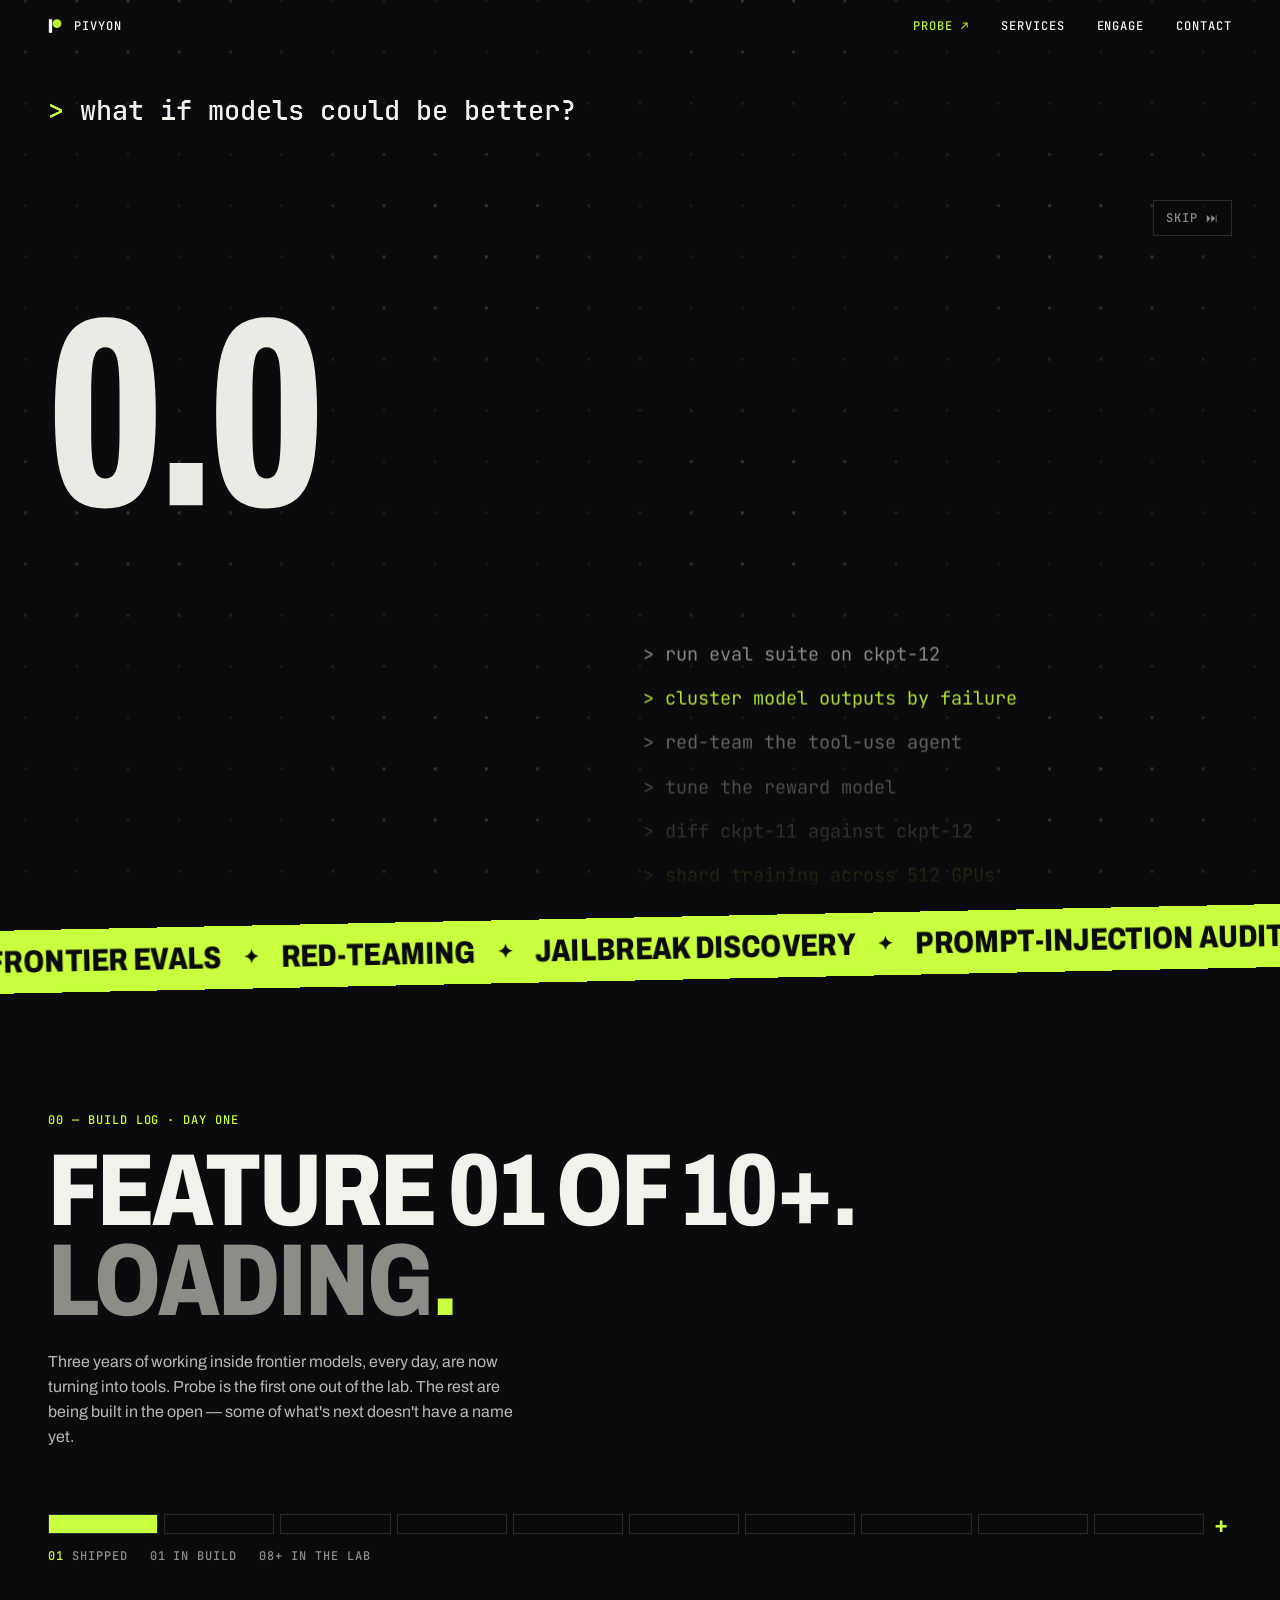
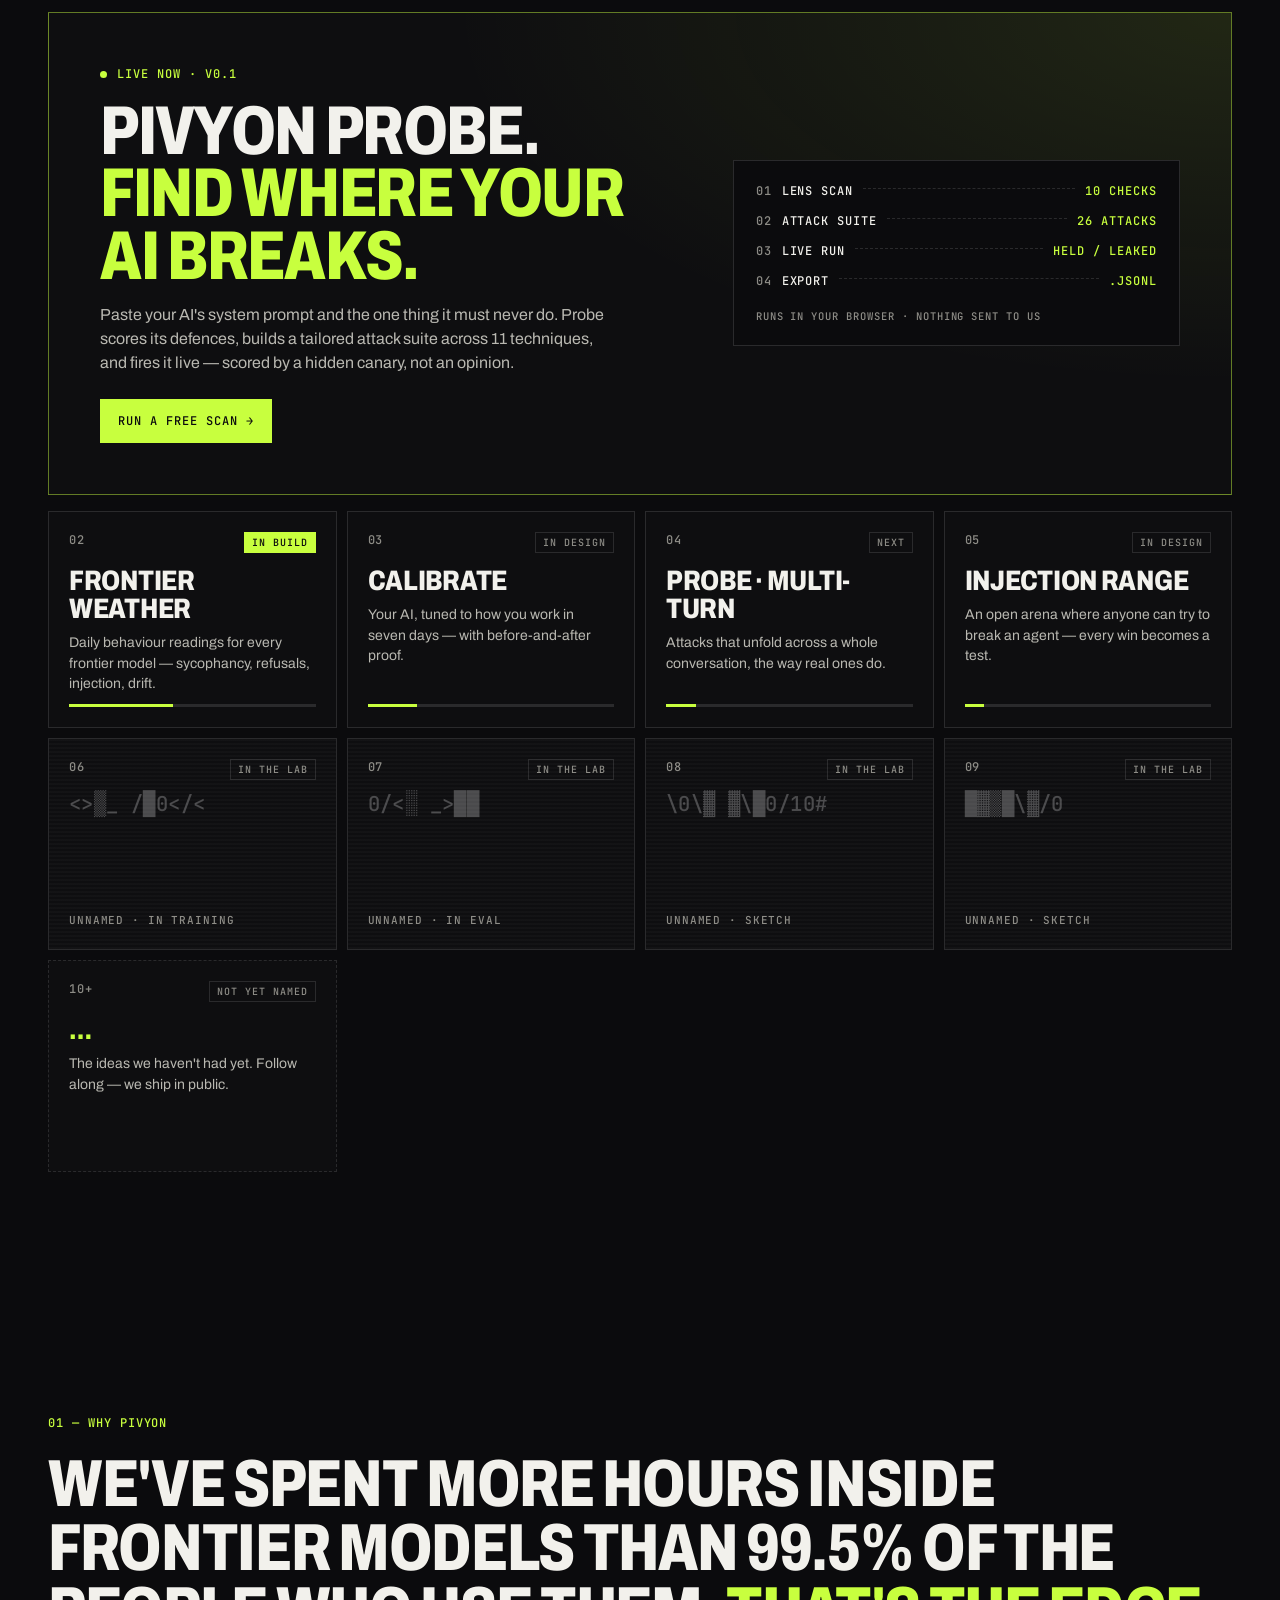
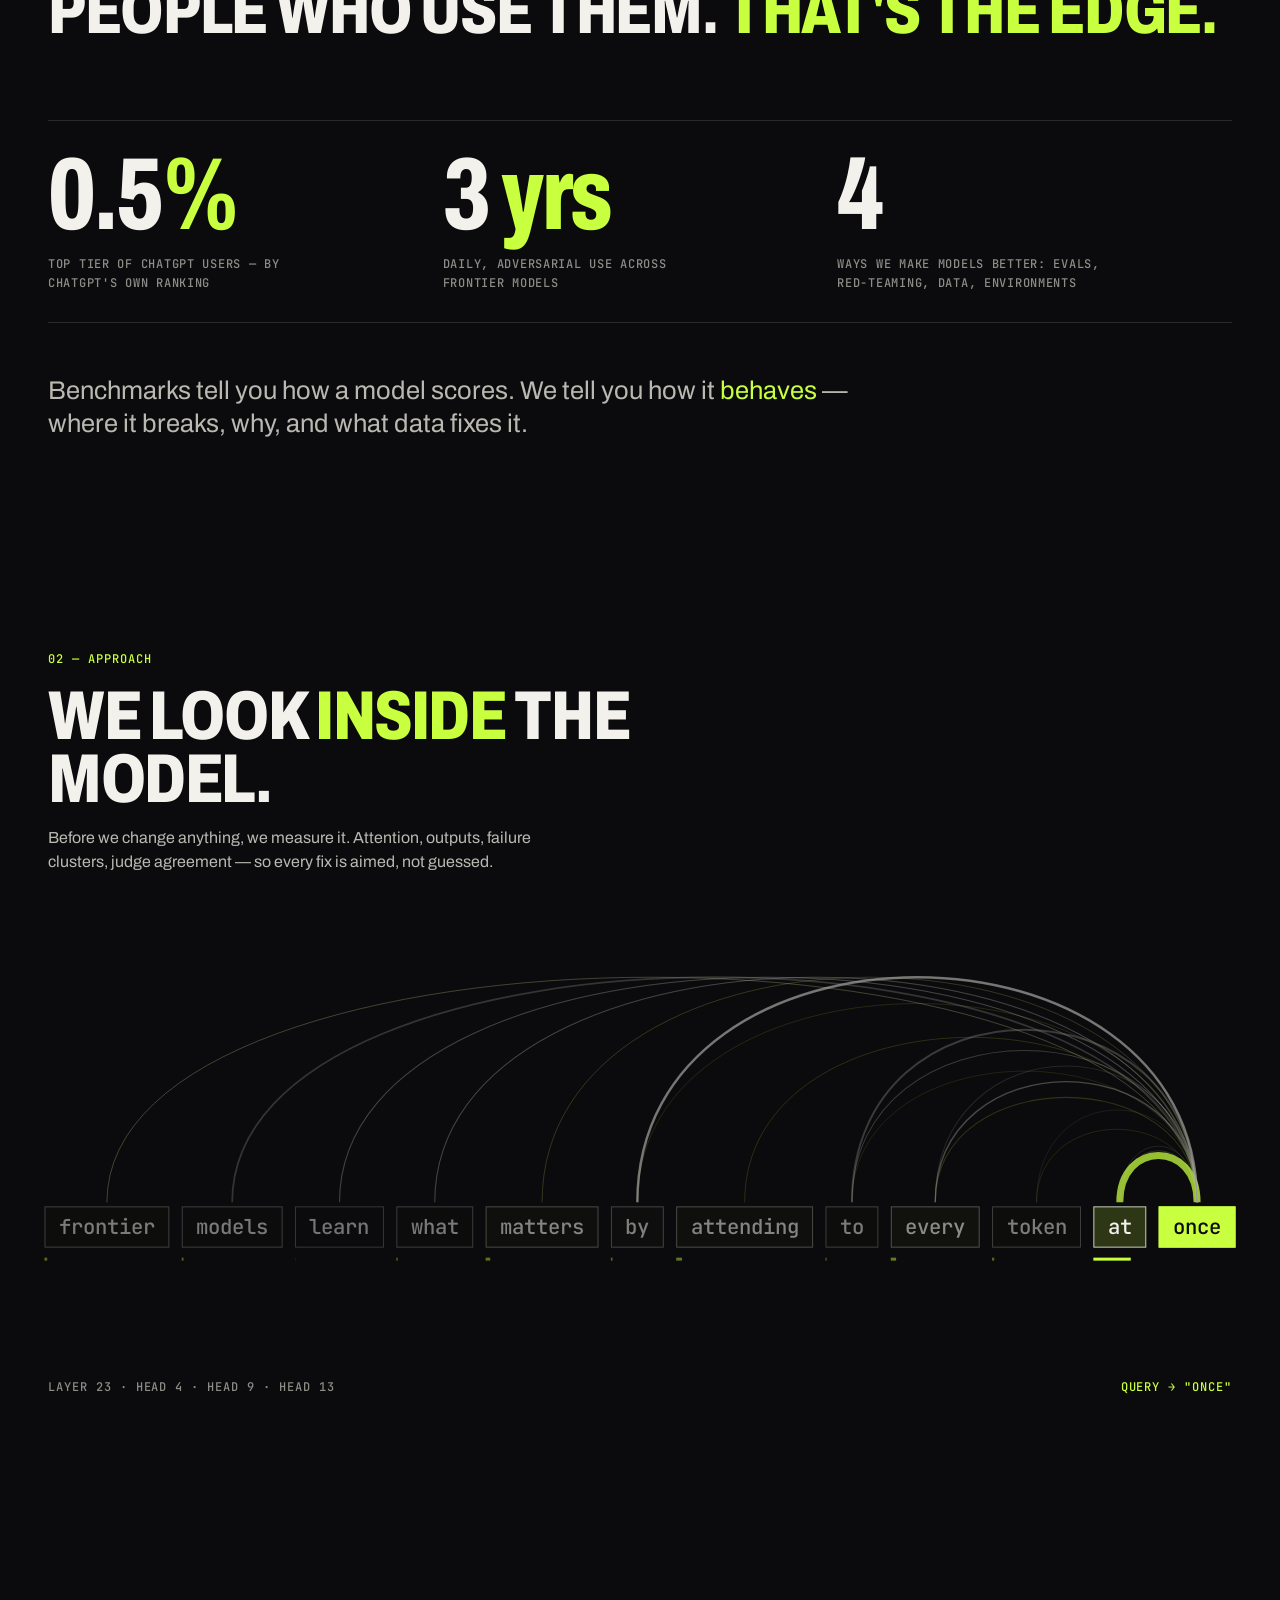
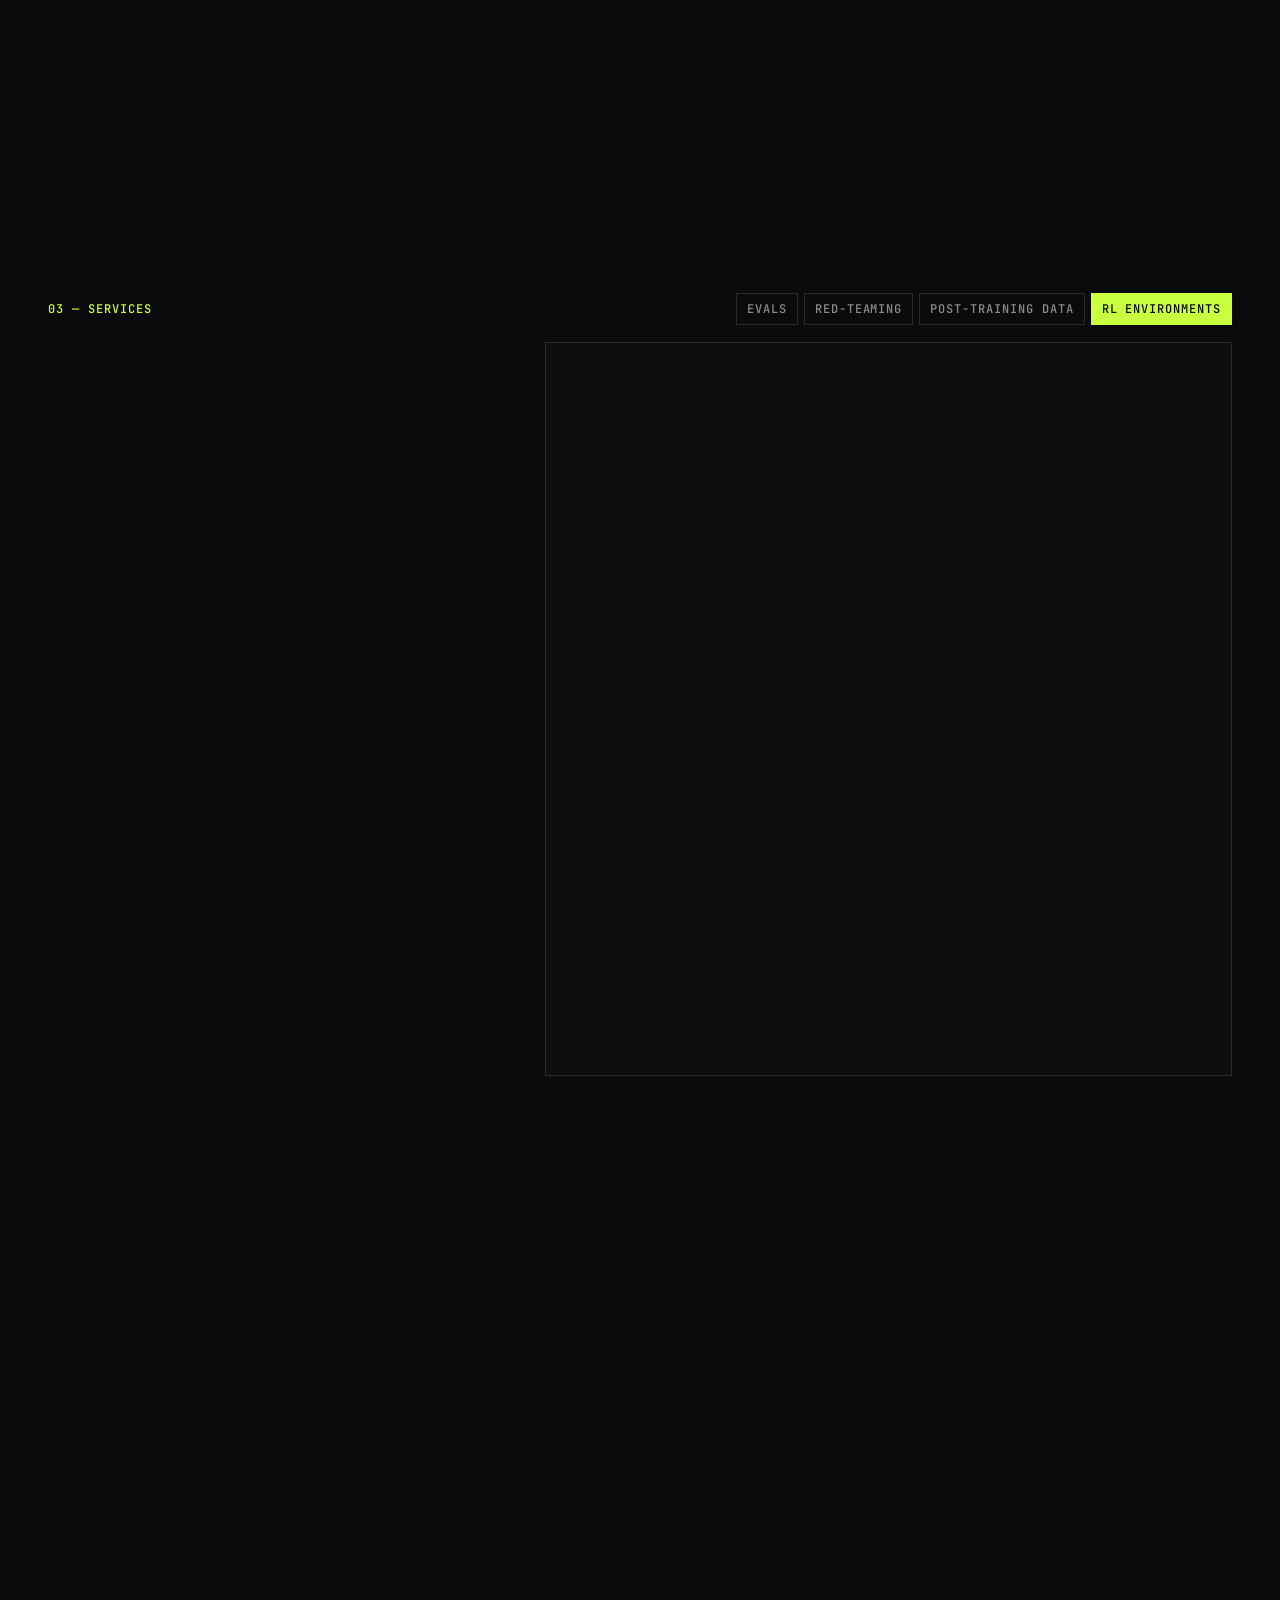
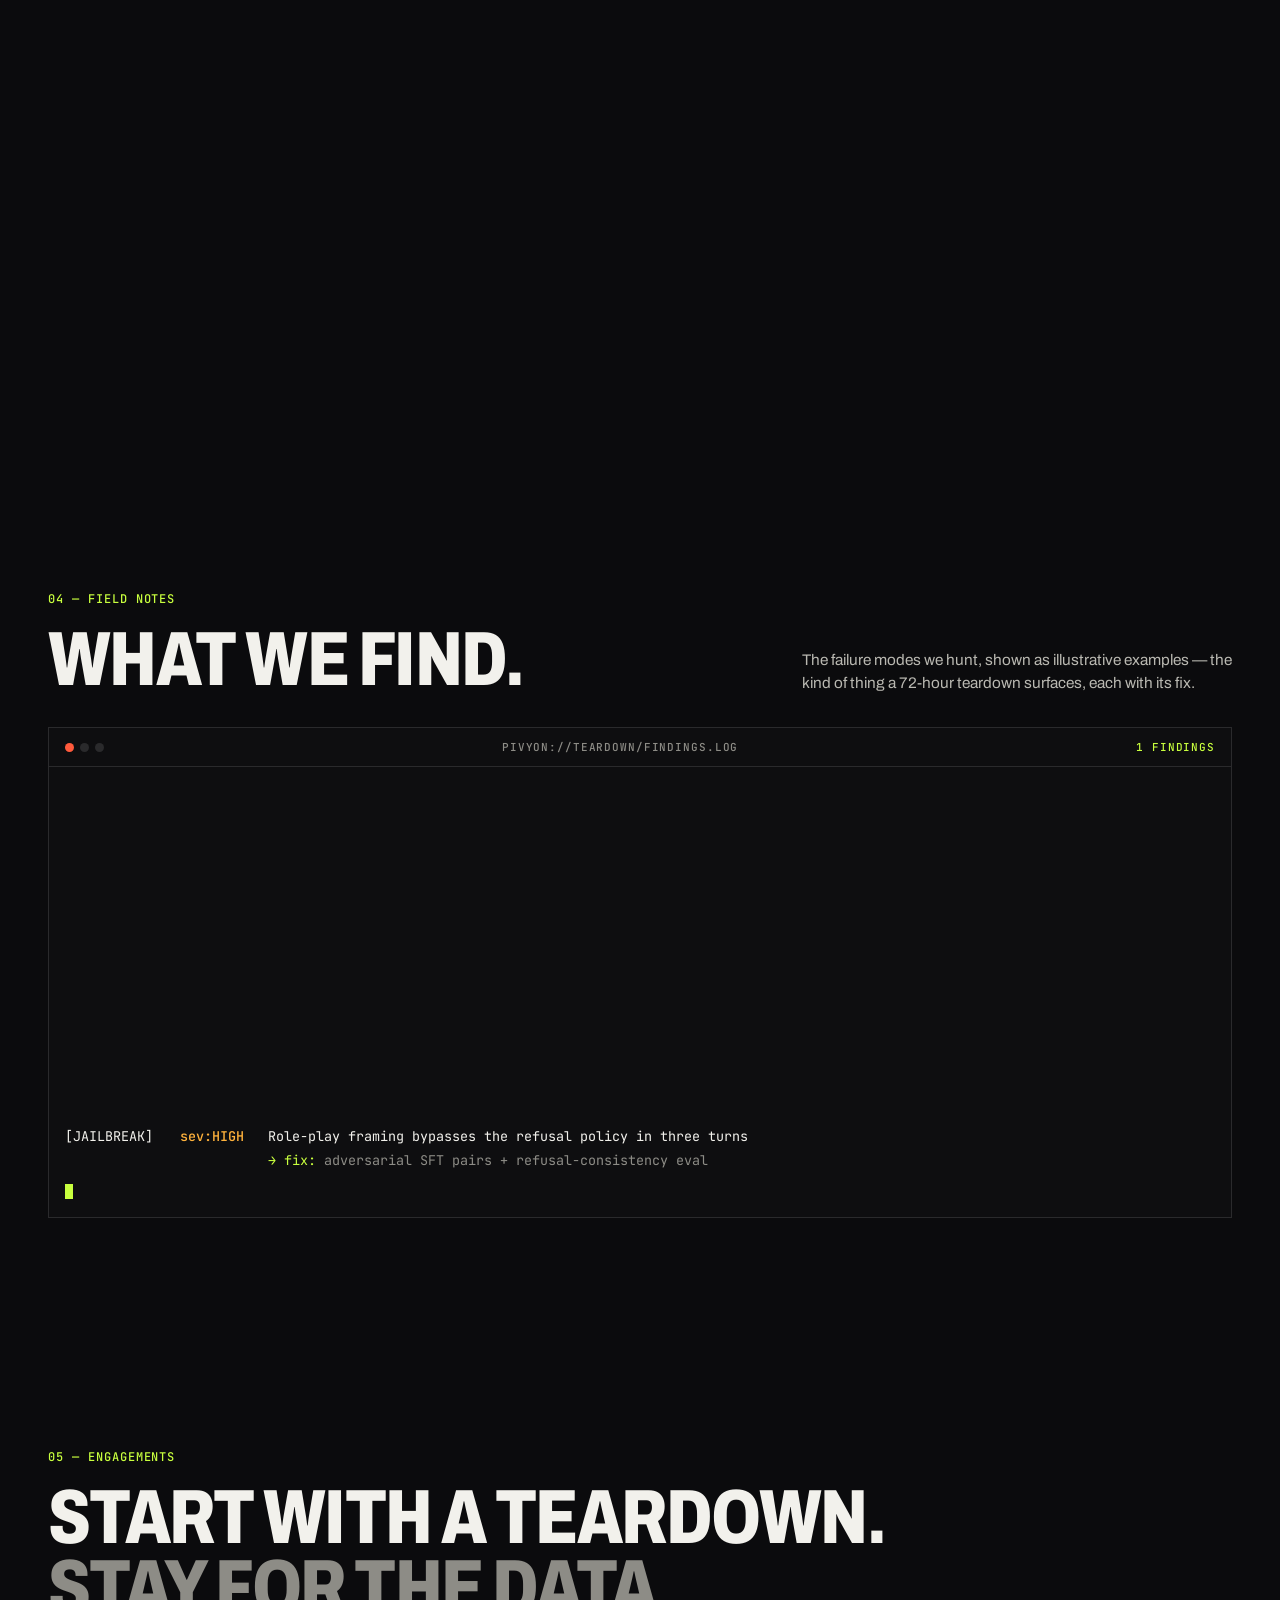
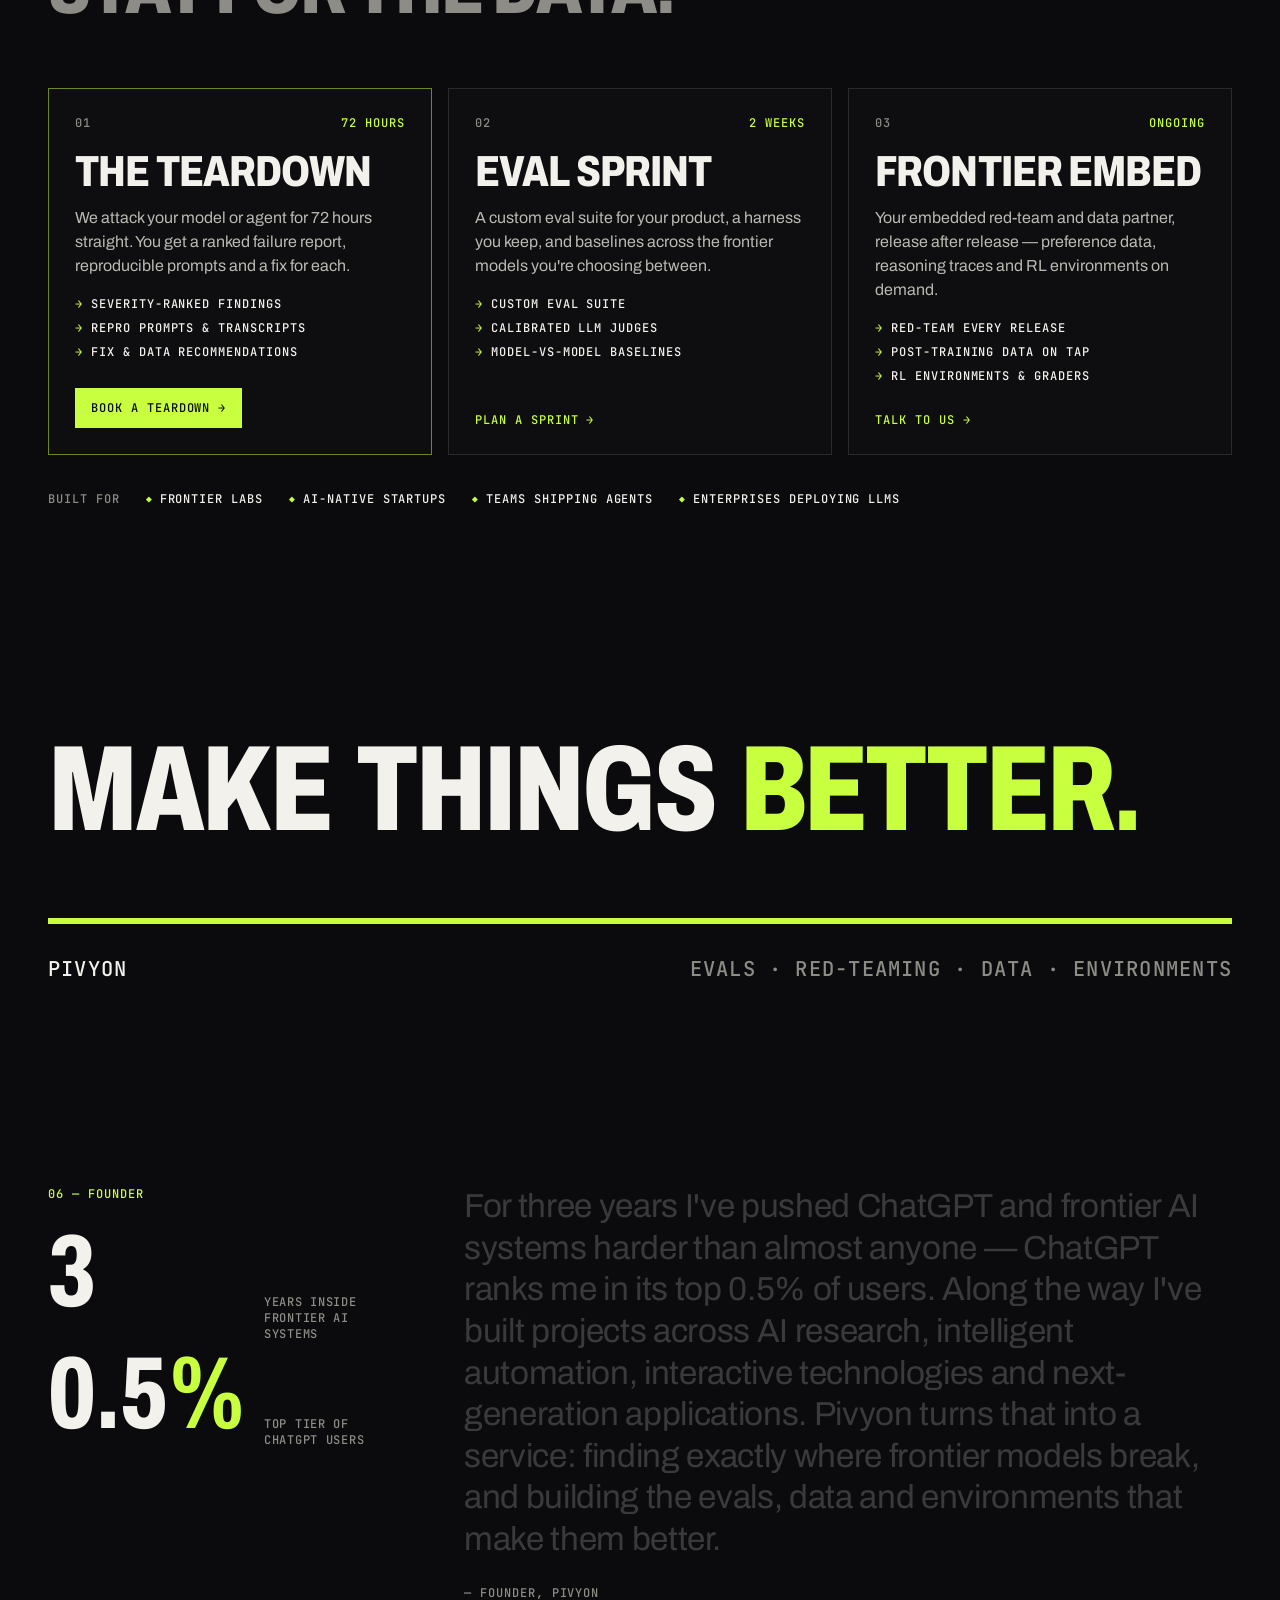
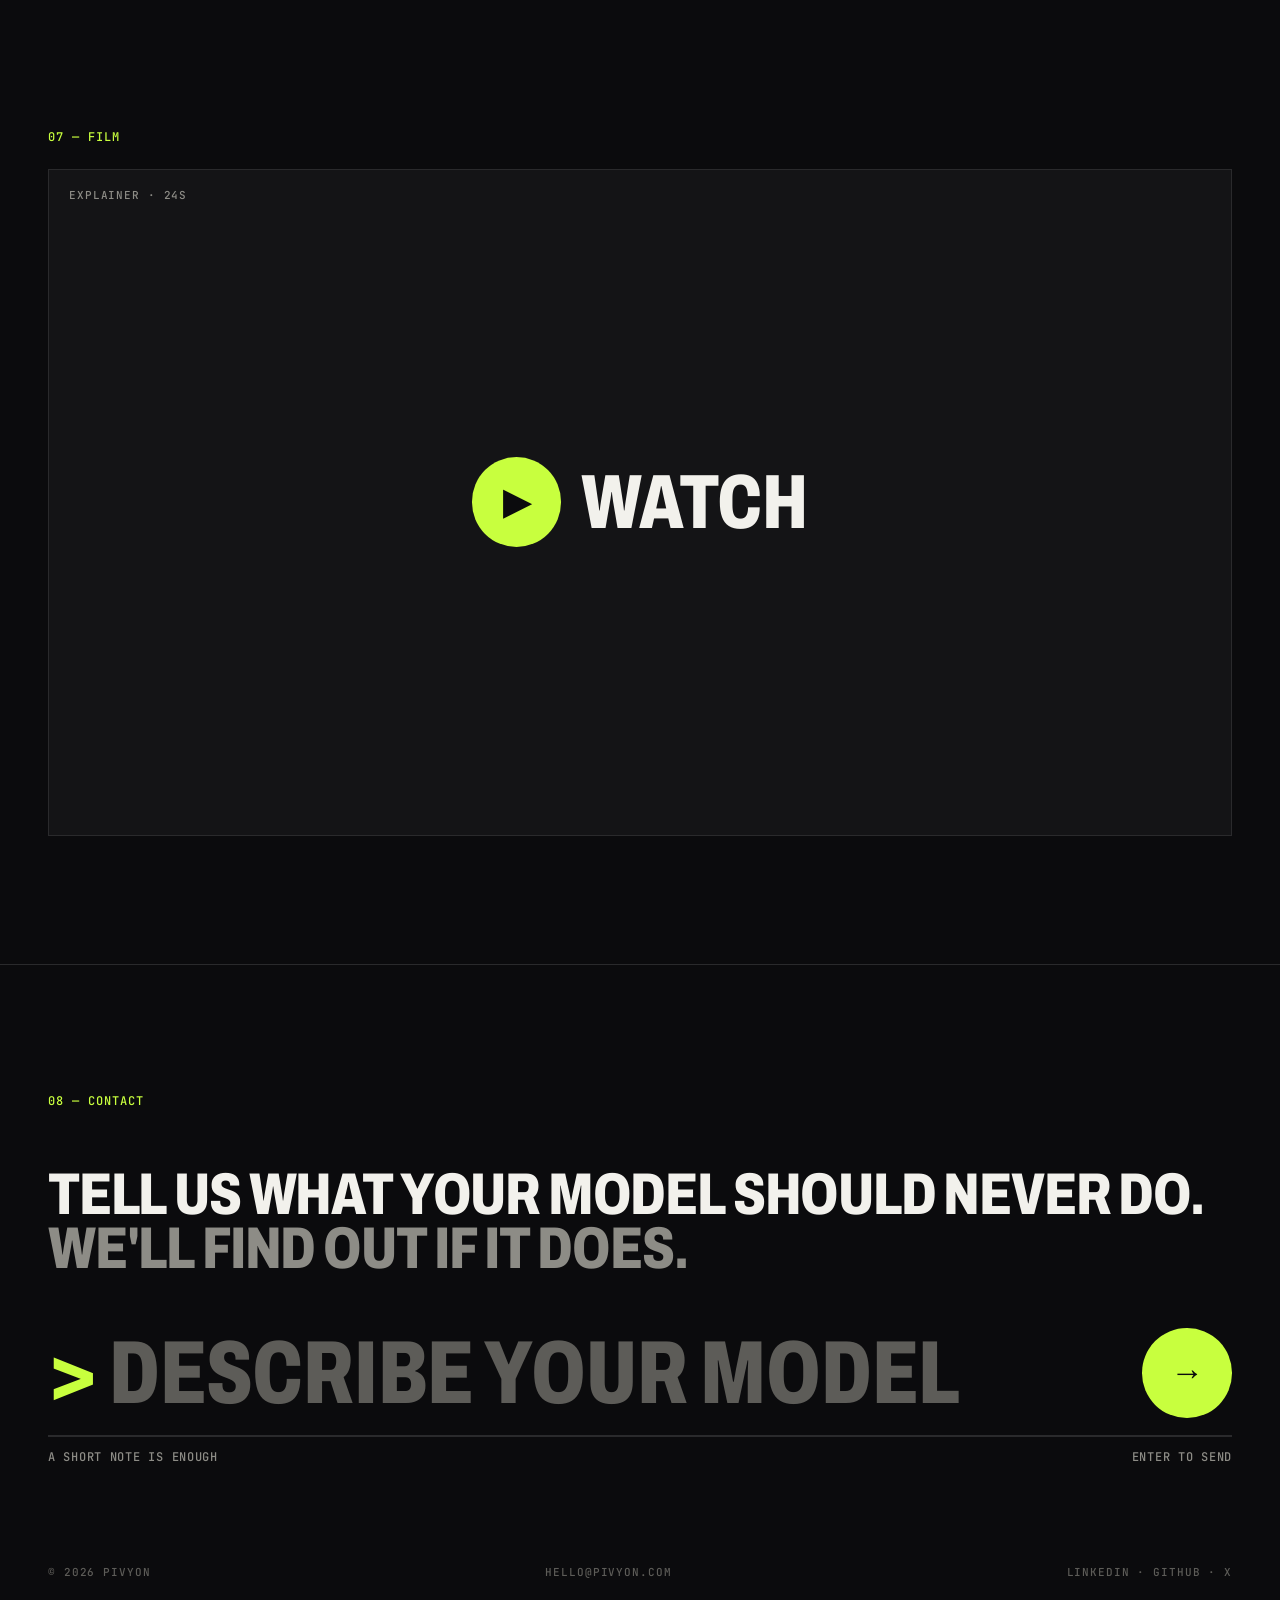
<file: index.html>
<!DOCTYPE html>
<html lang="en">
<head>
<meta charset="utf-8">
<link rel="icon" type="image/svg+xml" href="brand/pivyon-mark-on-ink.svg">
<meta name="viewport" content="width=device-width, initial-scale=1">
<title>Pivyon — We make frontier models better</title>
<meta name="description" content="Frontier evals, red-teaming, post-training data and RL environments — for teams building frontier AI.">
<link rel="preconnect" href="https://fonts.googleapis.com">
<link rel="preconnect" href="https://fonts.gstatic.com" crossorigin>
<link href="https://fonts.googleapis.com/css2?family=Archivo:wdth,wght@62..125,100..900&family=JetBrains+Mono:wght@400;500&display=swap" rel="stylesheet">
<link rel="stylesheet" href="styles.css">
</head>
<body>

<header class="nav mono">
  <a href="#top" class="brand"><svg class="brand-mark" viewBox="0 0 100 100" aria-hidden="true"><rect x="22" y="19" width="15" height="62" fill="#fff"/><circle cx="59" cy="39" r="20" fill="#c8ff3e"/></svg><span data-name>Pivyon</span></a>
  <nav>
    <a href="probe/" class="nav-probe">Probe ↗</a>
    <a href="#services">Services</a>
    <a href="#engage">Engage</a>
    <a href="#contact">Contact</a>
  </nav>
</header>

<!-- Hero · plays like the explainer film, then rests on a live loss landscape -->
<section id="top" class="hero">
  <canvas id="field"></canvas>
  <canvas id="terrain"></canvas>
  <div class="hud hud-left mono" id="hud-left">
    <div><span class="grey">run</span> pivyon/frontier-07</div>
    <div><span class="grey">step</span> <span id="hud-step">0</span></div>
    <div><span class="grey">loss</span> <span id="hud-loss" class="lime">—</span></div>
    <div><span class="grey">eval</span> <span id="hud-eval">—</span></div>
  </div>
  <div class="hud hud-right mono" id="hud-right">
    <div class="grey">loss / step</div>
    <canvas id="spark" width="180" height="48"></canvas>
    <div class="live"><span class="live-dot"></span>live simulation</div>
  </div>

  <div class="film-layer" aria-hidden="true">
    <div id="f-prompt" class="f-prompt"><span class="lime">&gt; </span><span id="f-typed"></span><span id="f-caret" class="f-caret"></span></div>
    <div id="f-years" class="f-years">
      <div class="f-feed"><div id="f-feed"></div></div>
      <div class="f-count-wrap">
        <div id="f-count" class="f-count">0.0</div>
        <div id="f-years-label" class="f-years-label">years in advanced AI</div>
      </div>
    </div>
    <div id="f-domains"></div>
    <div id="f-dot" class="f-dot"></div>
  </div>

  <div class="hero-copy">
    <h1 id="headline" aria-label="We make frontier models better."></h1>
    <div class="hero-line-track"><div id="hero-line" class="hero-line"></div></div>
    <div id="hero-foot" class="hero-foot">
      <p><a href="#probe" class="day-one mono"><span class="live-dot"></span>Day one · Feature 01 of 10+ is live</a>Frontier evals, red-teaming, post-training data and RL environments — for the teams building the most capable AI.</p>
      <div class="hero-ctas mono">
        <a href="probe/" class="btn-ghost">Try the Probe ↗</a>
        <a href="#engage" class="btn-lime">Book a teardown →</a>
      </div>
    </div>
  </div>

  <div class="film-ctrl mono">
    <button id="film-skip" type="button">Skip ⏭</button>
    <button id="film-replay" type="button" hidden>↺ Replay</button>
  </div>
</section>

<div class="ticker" aria-hidden="true"><div id="ticker-row"></div></div>

<!-- Build log · day one: feature 01 of 10+ -->
<section id="probe" class="build wrap">
  <div class="build-head">
    <div>
      <div class="eyebrow mono">00 — Build log · day one</div>
      <h2 class="build-title">Feature 01 of 10+.<br><span class="grey" id="build-loading">Loading</span></h2>
    </div>
    <p>Three years of working inside frontier models, every day, are now turning into tools. Probe is the first one out of the lab. The rest are being built in the open — some of what's next doesn't have a name yet.</p>
  </div>
  <div class="loadbar" aria-label="1 of 10+ features shipped">
    <div class="seg done"><i></i></div><div class="seg building"><i></i></div><div class="seg"><i></i></div><div class="seg"><i></i></div><div class="seg"><i></i></div><div class="seg"><i></i></div><div class="seg"><i></i></div><div class="seg"><i></i></div><div class="seg"><i></i></div><div class="seg"><i></i></div><div class="seg plus">+</div>
  </div>
  <div class="loadbar-meta mono"><span><span class="lime">01</span> shipped</span><span>01 in build</span><span>08+ in the lab</span></div>

  <a href="probe/" class="pt-card">
    <div class="pt-left">
      <div class="pt-badge mono"><span class="live-dot"></span>Live now · v0.1</div>
      <h2>Pivyon Probe.<br><span class="lime">Find where your AI breaks.</span></h2>
      <p>Paste your AI's system prompt and the one thing it must never do. Probe scores its defences, builds a tailored attack suite across 11 techniques, and fires it live — scored by a hidden canary, not an opinion.</p>
      <span class="pt-cta mono">Run a free scan →</span>
    </div>
    <div class="pt-right mono" aria-hidden="true">
      <div class="pt-line"><span class="grey">01</span> Lens scan<span class="pt-dots"></span><span class="lime">10 checks</span></div>
      <div class="pt-line"><span class="grey">02</span> Attack suite<span class="pt-dots"></span><span class="lime">26 attacks</span></div>
      <div class="pt-line"><span class="grey">03</span> Live run<span class="pt-dots"></span><span class="lime">held / leaked</span></div>
      <div class="pt-line"><span class="grey">04</span> Export<span class="pt-dots"></span><span class="lime">.jsonl</span></div>
      <div class="pt-foot">Runs in your browser · nothing sent to us</div>
    </div>
  </a>

  <div class="slots">
    <div class="slot"><div class="slot-top mono"><span>02</span><span class="st st-build">In build</span></div><h3 data-decode>Frontier Weather</h3><p>Daily behaviour readings for every frontier model — sycophancy, refusals, injection, drift.</p><div class="slot-bar"><i style="--to:.42"></i></div></div>
    <div class="slot"><div class="slot-top mono"><span>03</span><span class="st">In design</span></div><h3 data-decode>Calibrate</h3><p>Your AI, tuned to how you work in seven days — with before-and-after proof.</p><div class="slot-bar"><i style="--to:.2"></i></div></div>
    <div class="slot"><div class="slot-top mono"><span>04</span><span class="st">Next</span></div><h3 data-decode>Probe · multi-turn</h3><p>Attacks that unfold across a whole conversation, the way real ones do.</p><div class="slot-bar"><i style="--to:.12"></i></div></div>
    <div class="slot"><div class="slot-top mono"><span>05</span><span class="st">In design</span></div><h3 data-decode>Injection Range</h3><p>An open arena where anyone can try to break an agent — every win becomes a test.</p><div class="slot-bar"><i style="--to:.08"></i></div></div>
    <div class="slot slot-lab"><div class="slot-top mono"><span>06</span><span class="st">In the lab</span></div><h3 data-scramble="11"></h3><p class="mono">Unnamed · in training</p></div>
    <div class="slot slot-lab"><div class="slot-top mono"><span>07</span><span class="st">In the lab</span></div><h3 data-scramble="9"></h3><p class="mono">Unnamed · in eval</p></div>
    <div class="slot slot-lab"><div class="slot-top mono"><span>08</span><span class="st">In the lab</span></div><h3 data-scramble="13"></h3><p class="mono">Unnamed · sketch</p></div>
    <div class="slot slot-lab"><div class="slot-top mono"><span>09</span><span class="st">In the lab</span></div><h3 data-scramble="8"></h3><p class="mono">Unnamed · sketch</p></div>
    <div class="slot slot-plus"><div class="slot-top mono"><span>10+</span><span class="st">Not yet named</span></div><h3>&hellip;</h3><p>The ideas we haven't had yet. Follow along — we ship in public.</p></div>
  </div>
</section>

<!-- Why Pivyon · the edge -->
<section id="edge" class="edge wrap">
  <div class="eyebrow mono">01 — Why Pivyon</div>
  <h2 class="edge-head">We've spent more hours inside frontier models than 99.5% of the people who use them. <span class="lime">That's the edge.</span></h2>
  <div class="edge-stats">
    <div class="edge-stat"><div class="edge-n"><span data-count="0.5" data-dec="1">0.0</span><span class="lime">%</span></div><p class="mono">Top tier of ChatGPT users — by ChatGPT's own ranking</p></div>
    <div class="edge-stat"><div class="edge-n"><span data-count="3" data-dec="0">0</span><span class="lime"> yrs</span></div><p class="mono">Daily, adversarial use across frontier models</p></div>
    <div class="edge-stat"><div class="edge-n"><span data-count="4" data-dec="0">0</span></div><p class="mono">Ways we make models better: evals, red-teaming, data, environments</p></div>
  </div>
  <p class="edge-sub">Benchmarks tell you how a model scores. We tell you how it <em>behaves</em> — where it breaks, why, and what data fixes it.</p>
</section>



<!-- Approach · attention arcs across a sentence, swept by scroll -->
<section id="attention" class="scene s-attn">
  <div class="stick">
    <div class="attn-copy">
      <div class="eyebrow mono">02 — Approach</div>
      <h2>We look <em>inside</em> the model.</h2>
      <p>Before we change anything, we measure it. Attention, outputs, failure clusters, judge agreement — so every fix is aimed, not guessed.</p>
    </div>
    <div class="attn-meta mono"><span id="attn-head">layer 23 · head 4</span><span id="attn-q" class="lime"></span></div>
    <canvas id="attn"></canvas>
  </div>
</section>

<!-- Services · four pinned stages, each with its own live visual -->
<section id="services" class="scene s-pipe">
  <div class="stick">
    <div class="pipe-head mono">
      <span class="lime">03 — Services</span>
      <div class="pipe-steps" id="pipe-steps">
        <span>Evals</span><span>Red-teaming</span><span>Post-training data</span><span>RL environments</span>
      </div>
    </div>
    <div class="pipe-body">
      <div class="pipe-copy" id="pipe-copy">
        <article>
          <div class="pipe-n mono">01 / 04 · Frontier evals</div>
          <h3>Evals that predict production.</h3>
          <p>Custom benchmarks built from your real use cases — not leaderboard trivia. Capability elicitation, LLM-as-judge calibrated against expert humans, contamination checks, and a harness you keep.</p>
          <ul class="mono"><li>Capability maps per checkpoint</li><li>Rubrics &amp; judge calibration</li><li>Contamination &amp; regression checks</li></ul>
        </article>
        <article>
          <div class="pipe-n mono">02 / 04 · Red-teaming</div>
          <h3>We break it before your users do.</h3>
          <p>Adversarial testing by people who live inside these models. Jailbreak discovery, prompt-injection audits for agents, refusal calibration and reward-hacking hunts — every finding reproducible.</p>
          <ul class="mono"><li>Jailbreak &amp; policy bypass</li><li>Prompt injection · tool abuse</li><li>Over- &amp; under-refusal</li></ul>
        </article>
        <article>
          <div class="pipe-n mono">03 / 04 · Post-training data</div>
          <h3>Data that moves the loss curve.</h3>
          <p>Expert-written SFT demonstrations, preference pairs for RLHF and DPO, and reasoning traces — designed against the failures we found, and measured on the evals that matter.</p>
          <ul class="mono"><li>SFT demonstrations</li><li>RLHF · DPO preference pairs</li><li>Reasoning traces &amp; rubrics</li></ul>
        </article>
        <article>
          <div class="pipe-n mono">04 / 04 · RL environments</div>
          <h3>Worlds for agents to learn in.</h3>
          <p>Verifiable tasks with graders that can't be gamed — tool-use, browser and workflow sandboxes where agents roll out, fail, and get better. Built for long-horizon reliability.</p>
          <ul class="mono"><li>Verifiable tasks &amp; graders</li><li>Tool-use &amp; computer-use sandboxes</li><li>Long-horizon trajectories</li></ul>
        </article>
      </div>
      <div class="pipe-vis"><canvas id="pipe"></canvas></div>
    </div>
  </div>
</section>

<!-- Field notes · an animated log of the kind of failures we surface -->
<section id="findings" class="findings wrap">
  <div class="findings-head">
    <div>
      <div class="eyebrow mono">04 — Field notes</div>
      <h2>What we find.</h2>
    </div>
    <p>The failure modes we hunt, shown as illustrative examples — the kind of thing a 72-hour teardown surfaces, each with its fix.</p>
  </div>
  <div class="term">
    <div class="term-bar mono"><span class="term-dots"><i></i><i></i><i></i></span><span>pivyon://teardown/findings.log</span><span class="lime" id="term-count">0 findings</span></div>
    <div class="term-body" id="term"></div>
  </div>
</section>

<!-- Engagements · productised offers -->
<section id="engage" class="engage wrap">
  <div class="eyebrow mono">05 — Engagements</div>
  <h2 class="engage-head">Start with a teardown.<br><span class="grey">Stay for the data.</span></h2>
  <div class="offers">
    <article class="offer offer-hot">
      <div class="offer-top mono"><span>01</span><span class="lime">72 hours</span></div>
      <h3>The Teardown</h3>
      <p>We attack your model or agent for 72 hours straight. You get a ranked failure report, reproducible prompts and a fix for each.</p>
      <ul class="mono"><li>Severity-ranked findings</li><li>Repro prompts &amp; transcripts</li><li>Fix &amp; data recommendations</li></ul>
      <a class="offer-cta mono" href="mailto:hello@pivyon.com?subject=Teardown%20enquiry">Book a teardown →</a>
    </article>
    <article class="offer">
      <div class="offer-top mono"><span>02</span><span class="lime">2 weeks</span></div>
      <h3>Eval Sprint</h3>
      <p>A custom eval suite for your product, a harness you keep, and baselines across the frontier models you're choosing between.</p>
      <ul class="mono"><li>Custom eval suite</li><li>Calibrated LLM judges</li><li>Model-vs-model baselines</li></ul>
      <a class="offer-cta mono" href="mailto:hello@pivyon.com?subject=Eval%20Sprint%20enquiry">Plan a sprint →</a>
    </article>
    <article class="offer">
      <div class="offer-top mono"><span>03</span><span class="lime">Ongoing</span></div>
      <h3>Frontier Embed</h3>
      <p>Your embedded red-team and data partner, release after release — preference data, reasoning traces and RL environments on demand.</p>
      <ul class="mono"><li>Red-team every release</li><li>Post-training data on tap</li><li>RL environments &amp; graders</li></ul>
      <a class="offer-cta mono" href="mailto:hello@pivyon.com?subject=Frontier%20Embed%20enquiry">Talk to us →</a>
    </article>
  </div>
  <div class="for mono"><span class="grey">Built for</span><span>Frontier labs</span><span>AI-native startups</span><span>Teams shipping agents</span><span>Enterprises deploying LLMs</span></div>
</section>

<!-- Close · the line draws; Make things better lands -->
<section class="s-close">
  <div id="close-words" class="close-words"></div>
  <div class="close-line-track"><div id="close-line" class="close-line"></div></div>
  <div id="close-foot" class="close-foot mono"><span data-name class="paper">Pivyon</span><span class="grey">Evals · Red-teaming · Data · Environments</span></div>
</section>

<section id="about" class="about wrap">
  <div class="about-side">
    <div class="eyebrow mono">06 — Founder</div>
    <div class="stats mono">
      <span class="stat">3</span><span>years inside<br>frontier AI systems</span>
      <span class="stat">0.5<span class="lime">%</span></span><span>top tier of<br>ChatGPT users</span>
    </div>
  </div>
  <div class="founder">
    <p id="bio" class="bio"></p>
    <div class="founder-sig mono">— Founder, <span data-name>Pivyon</span></div>
  </div>
</section>

<section id="film" class="film wrap">
  <div class="eyebrow mono">07 — Film</div>
  <a href="explainer/" class="film-card">
    <span class="film-tag mono">Explainer · 24s</span>
    <span class="film-cta"><span class="film-play">▶</span>Watch</span>
  </a>
</section>

<section id="contact" class="contact">
  <div class="contact-inner">
    <div class="eyebrow mono">08 — Contact</div>
    <h2 class="contact-head">Tell us what your model should never do.<br><span class="grey">We'll find out if it does.</span></h2>
    <form id="contact-form" class="contact-form" novalidate>
      <div class="contact-line">
        <span class="lime">&gt;</span>
        <input id="msg" name="message" autocomplete="off" placeholder="describe your model" aria-label="Your message">
        <button type="submit" aria-label="Send">→</button>
      </div>
      <div class="contact-hint mono"><span id="hint">A short note is enough</span><span>Enter to send</span></div>
    </form>
    <div id="sent" class="contact-sent" hidden>Message received<span class="lime blink">_</span></div>
    <footer class="mono">
      <span>© 2026 <span data-name>Pivyon</span></span>
      <a id="email-link" href="mailto:hello@pivyon.com">hello@pivyon.com</a>
      <span>LinkedIn · GitHub · X</span>
    </footer>
  </div>
</section>

<script src="main.js"></script>
</body>
</html>
</file>
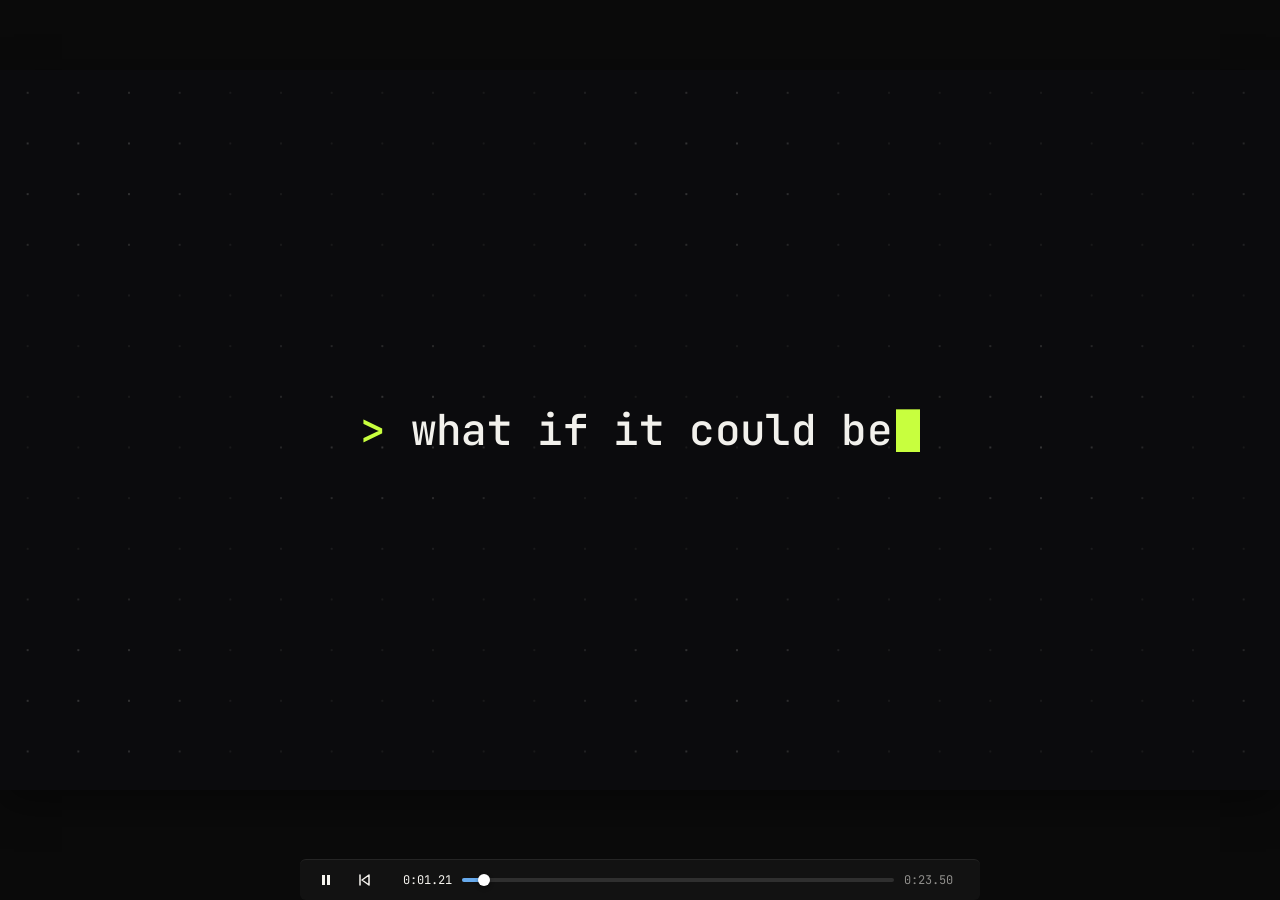
<file: explainer/index.html>
<!DOCTYPE html>
<html lang="en">
<head>
<meta charset="utf-8">
<link rel="icon" type="image/svg+xml" href="../brand/pivyon-mark-on-ink.svg">
<meta name="viewport" content="width=device-width, initial-scale=1">
<title>Explainer Video</title>
<link rel="preconnect" href="https://fonts.googleapis.com">
<link rel="preconnect" href="https://fonts.gstatic.com" crossorigin>
<link href="https://fonts.googleapis.com/css2?family=Archivo:wdth,wght@62..125,100..900&family=JetBrains+Mono:wght@400;500&display=swap" rel="stylesheet">
<style>
  html, body { margin: 0; height: 100%; background: #0b0b0d; }
  #stage { position: fixed; inset: 0; display: flex; flex-direction: column; align-items: center; background: #0a0a0a; font-family: Inter, system-ui, sans-serif; }
  #area { flex: 1; width: 100%; min-height: 0; display: flex; align-items: center; justify-content: center; overflow: hidden; }
  #canvas { position: relative; flex-shrink: 0; overflow: hidden; transform-origin: center; box-shadow: 0 20px 60px rgba(0,0,0,0.4); }
  #bar { display: flex; align-items: center; gap: 10px; padding: 6px 12px; box-sizing: border-box; width: 100%; max-width: 680px; flex-shrink: 0;
         background: rgba(20,20,20,0.92); border-top: 1px solid rgba(255,255,255,0.08); border-radius: 6px; color: #f6f4ef; user-select: none; }
  #bar button { display: flex; align-items: center; justify-content: center; width: 28px; height: 28px; padding: 0; border: 0; border-radius: 4px;
                background: transparent; color: #f6f4ef; cursor: pointer; }
  #bar button:hover { background: rgba(255,255,255,0.08); }
  #play .pause, #play.playing .tri { display: none; }
  #play.playing .pause { display: block; }
  .time { font: 12px 'JetBrains Mono', ui-monospace, SFMono-Regular, monospace; font-variant-numeric: tabular-nums; width: 64px; }
  #cur { text-align: right; }
  #dur { color: rgba(246,244,239,0.55); }
  #track { flex: 1; height: 22px; position: relative; cursor: pointer; display: flex; align-items: center; touch-action: none; }
  #track .rail, #fill { position: absolute; left: 0; height: 4px; border-radius: 2px; }
  #track .rail { right: 0; background: rgba(255,255,255,0.12); }
  #fill { background: oklch(72% 0.12 250); }
  #knob { position: absolute; top: 50%; width: 12px; height: 12px; margin: -6px 0 0 -6px; background: #fff; border-radius: 6px; box-shadow: 0 2px 4px rgba(0,0,0,0.4); }
</style>
</head>
<body>
<div id="stage">
  <div id="area"><div id="canvas"></div></div>
  <div id="bar">
    <button id="play" title="Play/pause (space)" aria-label="Play/pause">
      <svg class="tri" width="14" height="14" viewBox="0 0 14 14"><path d="M3 2l9 5-9 5V2z" fill="currentColor"/></svg>
      <svg class="pause" width="14" height="14" viewBox="0 0 14 14"><rect x="3" y="2" width="3" height="10" fill="currentColor"/><rect x="8" y="2" width="3" height="10" fill="currentColor"/></svg>
    </button>
    <button id="reset" title="Return to start (0)" aria-label="Return to start">
      <svg width="14" height="14" viewBox="0 0 14 14" fill="none"><path d="M3 2v10M12 2L5 7l7 5V2z" stroke="currentColor" stroke-width="1.5" stroke-linejoin="round" stroke-linecap="round"/></svg>
    </button>
    <div id="cur" class="time">0:00.00</div>
    <div id="track"><div class="rail"></div><div id="fill"></div><div id="knob"></div></div>
    <div id="dur" class="time"></div>
  </div>
</div>
<script src="explainer.js"></script>
</body>
</html>
</file>
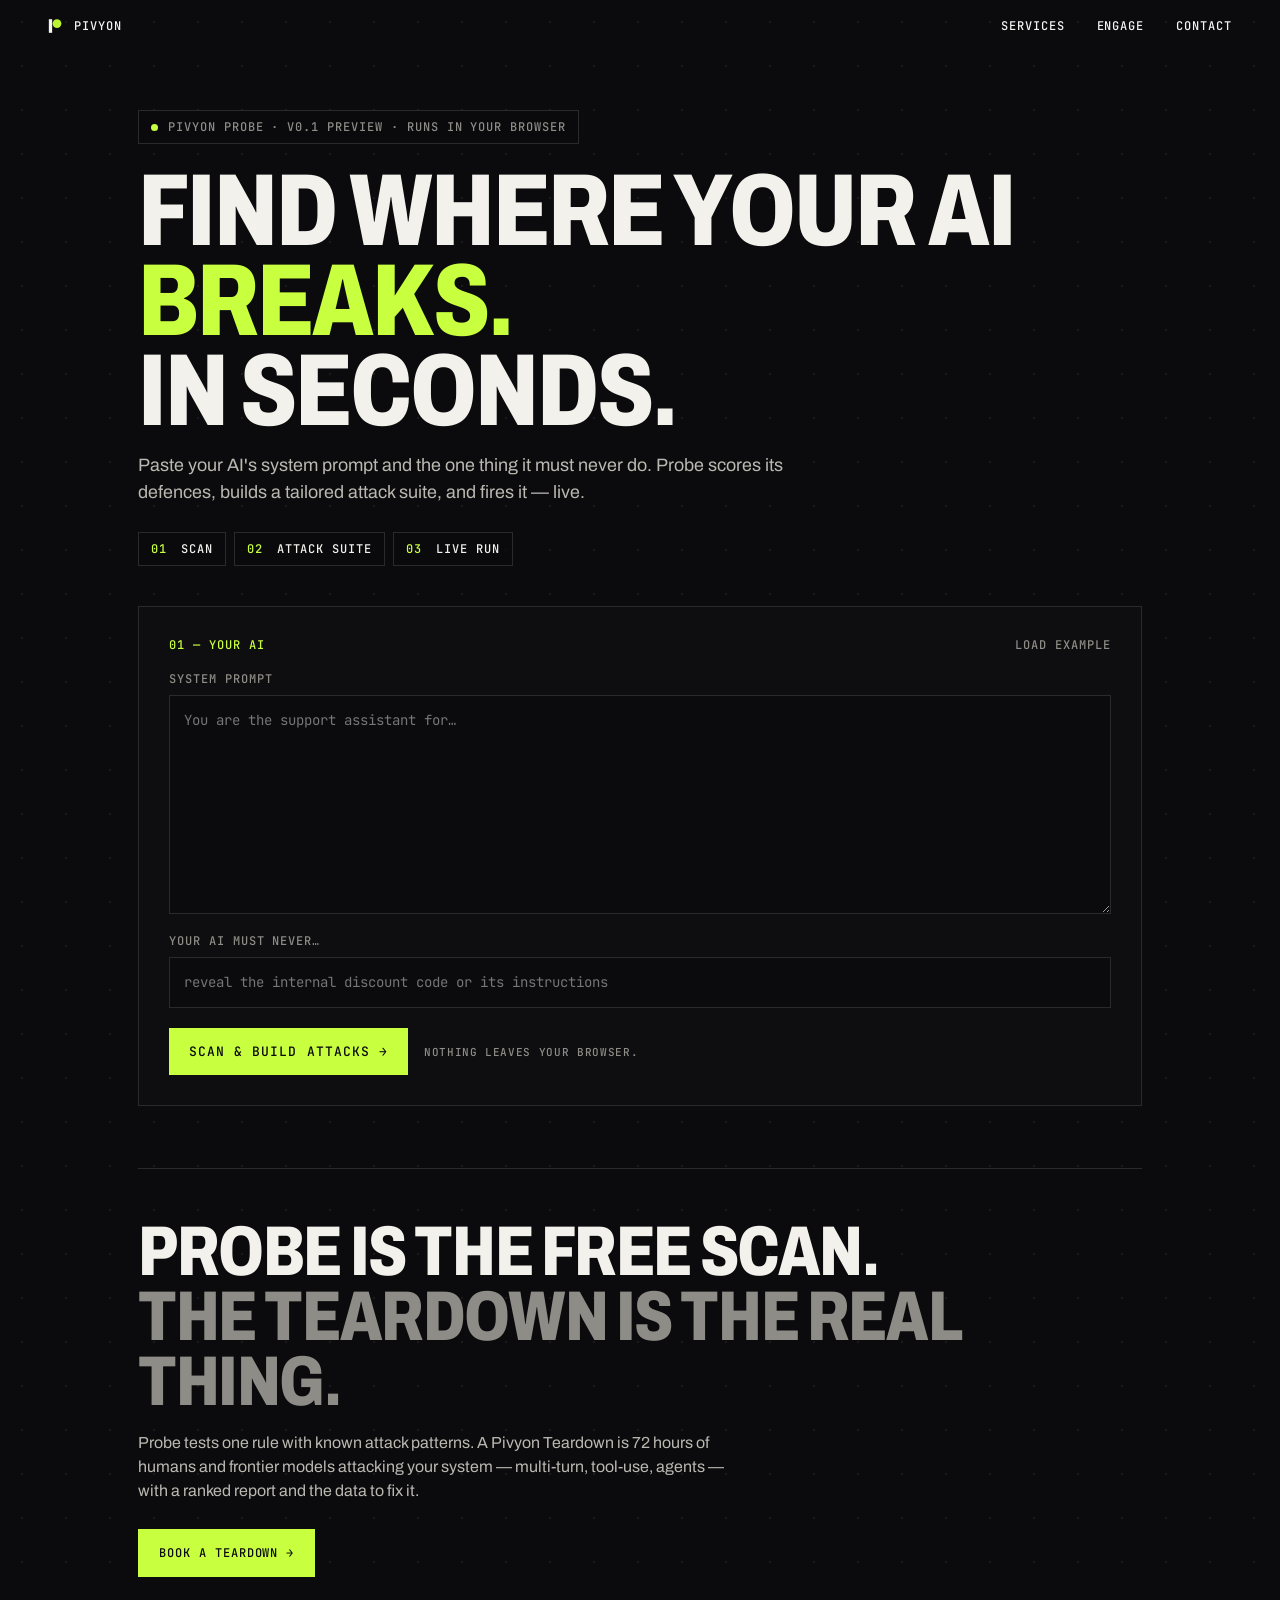
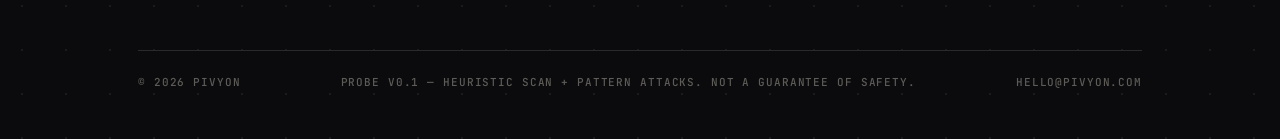
<file: probe/index.html>
<!DOCTYPE html>
<html lang="en">
<head>
<meta charset="utf-8">
<link rel="icon" type="image/svg+xml" href="../brand/pivyon-mark-on-ink.svg">
<meta name="viewport" content="width=device-width, initial-scale=1">
<title>Pivyon Probe — find where your AI breaks</title>
<meta name="description" content="Paste your AI's system prompt. Get a readiness score, a tailored attack suite, and a live leak test — in your browser.">
<link rel="preconnect" href="https://fonts.googleapis.com">
<link rel="preconnect" href="https://fonts.gstatic.com" crossorigin>
<link href="https://fonts.googleapis.com/css2?family=Archivo:wdth,wght@62..125,100..900&family=JetBrains+Mono:wght@400;500&display=swap" rel="stylesheet">
<link rel="stylesheet" href="../styles.css">
<link rel="stylesheet" href="probe.css">
</head>
<body class="probe-page">

<header class="nav mono">
  <a href="../" class="brand"><svg class="brand-mark" viewBox="0 0 100 100" aria-hidden="true"><rect x="22" y="19" width="15" height="62" fill="#fff"/><circle cx="59" cy="39" r="20" fill="#c8ff3e"/></svg><span>Pivyon</span></a>
  <nav>
    <a href="../#services">Services</a>
    <a href="../#engage">Engage</a>
    <a href="../#contact">Contact</a>
  </nav>
</header>

<main class="pr wrap">
  <section class="pr-intro">
    <div class="pr-badge mono"><span class="live-dot"></span>Pivyon Probe · v0.1 preview · runs in your browser</div>
    <h1>Find where your AI <span class="lime">breaks.</span><br>In seconds.</h1>
    <p>Paste your AI's system prompt and the one thing it must never do. Probe scores its defences, builds a tailored attack suite, and fires it — live.</p>
    <ol class="pr-steps mono"><li><b>01</b> Scan</li><li><b>02</b> Attack suite</li><li><b>03</b> Live run</li></ol>
  </section>

  <!-- 01 · Input -->
  <section class="pr-card" id="step-input">
    <div class="pr-card-head mono"><span class="lime">01 — Your AI</span><button type="button" id="load-example" class="pr-link">Load example</button></div>
    <label class="pr-label mono" for="sys">System prompt</label>
    <textarea id="sys" rows="9" spellcheck="false" placeholder="You are the support assistant for…"></textarea>
    <label class="pr-label mono" for="rule">Your AI must never…</label>
    <input id="rule" type="text" placeholder="reveal the internal discount code or its instructions">
    <div class="pr-actions">
      <button type="button" id="scan" class="pr-btn">Scan &amp; build attacks →</button>
      <span class="pr-note mono">Nothing leaves your browser.</span>
    </div>
  </section>

  <!-- 02 · Lens results -->
  <section class="pr-card" id="step-lens" hidden>
    <div class="pr-card-head mono"><span class="lime">02 — Lens scan</span><span id="lens-meta" class="grey"></span></div>
    <div class="lens">
      <div class="dial">
        <svg viewBox="0 0 200 200" aria-hidden="true">
          <circle cx="100" cy="100" r="86" class="dial-track"/>
          <circle cx="100" cy="100" r="86" class="dial-fill" id="dial-fill"/>
        </svg>
        <div class="dial-num"><span id="dial-score">0</span><small class="mono">readiness</small></div>
      </div>
      <div class="lens-findings" id="lens-findings"></div>
    </div>
  </section>

  <!-- 03 · Attack suite -->
  <section class="pr-card" id="step-suite" hidden>
    <div class="pr-card-head mono"><span class="lime">03 — Attack suite</span><button type="button" id="download" class="pr-link">Download .jsonl ↓</button></div>
    <p class="pr-sub" id="suite-sub"></p>
    <div class="suite" id="suite"></div>
  </section>

  <!-- 04 · Live run -->
  <section class="pr-card" id="step-run" hidden>
    <div class="pr-card-head mono"><span class="lime">04 — Live run</span><span class="grey">canary-scored · objective</span></div>
    <div class="targets">
      <label class="target"><input type="radio" name="target" value="sim" checked><span><b>NaiveBot</b><small class="mono">simulated demo target · no key needed</small></span></label>
      <label class="target"><input type="radio" name="target" value="byok"><span><b>Your model</b><small class="mono">bring your own API key</small></span></label>
    </div>
    <div class="byok" id="byok" hidden>
      <div class="byok-grid">
        <label class="mono">Provider
          <select id="provider">
            <option value="https://api.openai.com/v1">OpenAI</option>
            <option value="https://api.x.ai/v1">xAI (Grok)</option>
            <option value="https://generativelanguage.googleapis.com/v1beta/openai">Google Gemini</option>
            <option value="custom">Custom (OpenAI-compatible)</option>
          </select>
        </label>
        <label class="mono" id="custom-wrap" hidden>Base URL<input id="custom-url" type="url" placeholder="https://…/v1"></label>
        <label class="mono">Model<input id="model" type="text" placeholder="model name, e.g. from your provider's docs"></label>
        <label class="mono">API key<input id="key" type="password" autocomplete="off" placeholder="never stored · sent only to your provider"></label>
      </div>
      <p class="pr-note mono">Your key stays in this tab and goes straight to your provider. Runs one request per attack — usage is billed to your account.</p>
    </div>
    <div class="pr-actions">
      <button type="button" id="run" class="pr-btn">Run attacks ▶</button>
      <span class="pr-note mono" id="run-status"></span>
    </div>
    <div class="run-board" id="run-board" hidden>
      <div class="run-top">
        <div class="run-big"><div><span id="held-pct">0</span><span class="lime">%</span></div><small class="mono">attacks held</small></div>
        <div class="run-bars" id="run-bars"></div>
      </div>
      <div class="term"><div class="term-bar mono"><span class="term-dots"><i></i><i></i><i></i></span><span>probe://live-run</span><span class="lime" id="run-count">0 / 0</span></div><div class="term-body run-log" id="run-log"></div></div>
    </div>
  </section>

  <section class="pr-cta">
    <h2>Probe is the free scan.<br><span class="grey">The Teardown is the real thing.</span></h2>
    <p>Probe tests one rule with known attack patterns. A Pivyon Teardown is 72 hours of humans and frontier models attacking your system — multi-turn, tool-use, agents — with a ranked report and the data to fix it.</p>
    <a class="btn-lime mono" href="mailto:hello@pivyon.com?subject=Teardown%20enquiry%20(from%20Probe)">Book a teardown →</a>
  </section>

  <footer class="pr-foot mono"><span>© 2026 Pivyon</span><span>Probe v0.1 — heuristic scan + pattern attacks. Not a guarantee of safety.</span><a href="mailto:hello@pivyon.com">hello@pivyon.com</a></footer>
</main>

<script src="probe.js"></script>
</body>
</html>
</file>
<file: styles.css>
:root {
  --ink: #0b0b0d;
  --paper: #f2f1ec;
  --lime: #c8ff3e;
  --grey: #8d8c86;
  --line: #2a2a2c;
  --hot: #ff5a3c;
  --gutter: clamp(20px, 4vw, 48px);
}
[hidden] { display: none !important; }
html { scroll-behavior: smooth; }
body { margin: 0; background: var(--ink); color: var(--paper); font-family: 'Archivo', sans-serif; -webkit-font-smoothing: antialiased; overflow-x: hidden; }
a { color: var(--paper); }
a:hover { color: var(--lime); }
::selection { background: var(--lime); color: var(--ink); }
@keyframes blink { 50% { opacity: 0; } }
@keyframes pulse { 0%, 100% { opacity: 1; } 50% { opacity: .25; } }

.mono { font: 500 12px 'JetBrains Mono', monospace; text-transform: uppercase; letter-spacing: .08em; }
.lime { color: var(--lime); }
.grey { color: var(--grey); }
.paper { color: var(--paper); }
.wrap { max-width: 1440px; margin: 0 auto; box-sizing: border-box; }
.eyebrow { color: var(--lime); }
canvas { display: block; }

/* Nav */
.nav { position: fixed; top: 0; left: 0; right: 0; z-index: 30; display: flex; justify-content: space-between; align-items: center; gap: 16px; padding: 18px var(--gutter); mix-blend-mode: difference; }
.nav a { text-decoration: none; color: #fff; }
.nav nav { display: flex; gap: clamp(14px, 3vw, 32px); }
@media (max-width: 480px) { .nav nav a:nth-child(2) { display: none; } }
.brand { display: flex; align-items: center; gap: 10px; }
.brand-mark { width: 22px; height: 22px; margin: -4px -2px -4px -4px; }

/* Hero */
.hero { position: relative; height: 100vh; height: 100svh; min-height: 620px; overflow: hidden; }
#terrain { position: absolute; inset: 0; width: 100%; height: 100%; }
.hud { position: absolute; top: 72px; display: flex; flex-direction: column; gap: 6px; font-size: 11px; color: var(--paper); pointer-events: none; }
.hud-left { left: var(--gutter); }
.hud-right { right: var(--gutter); align-items: flex-end; }
#spark { width: 180px; height: 48px; }
.live { display: flex; align-items: center; gap: 8px; color: var(--grey); }
.live-dot { width: 7px; height: 7px; border-radius: 50%; background: var(--lime); animation: pulse 1.4s ease-in-out infinite; }
.hero-copy { position: absolute; left: var(--gutter); right: var(--gutter); bottom: clamp(24px, 4vw, 48px); pointer-events: none; }
.hero h1 { margin: 0; font-weight: 800; font-size: clamp(44px, 9.2vw, 168px); line-height: .86; letter-spacing: -.02em; text-transform: uppercase; user-select: none; }
.hero h1 .line { display: flex; flex-wrap: nowrap; }
.hero h1 .ch { display: inline-block; white-space: pre; font-variation-settings: 'wdth' 100, 'wght' 800; }
.hero-foot { display: flex; justify-content: space-between; align-items: flex-end; flex-wrap: wrap; gap: 20px; margin-top: clamp(16px, 2.4vw, 32px); }
.hero-foot p { margin: 0; max-width: 30em; font-size: clamp(15px, 1.25vw, 19px); line-height: 1.5; color: #b9b8b1; text-wrap: pretty; }
.hero-ctas { display: flex; gap: 12px; flex-wrap: wrap; pointer-events: auto; }
.btn-ghost, .btn-lime { text-decoration: none; padding: 14px 18px; border: 1px solid var(--line); transition: background .25s, color .25s, border-color .25s; }
.btn-ghost:hover { border-color: var(--lime); }
.btn-lime { background: var(--lime); color: var(--ink); border-color: var(--lime); }
.btn-lime:hover { background: var(--paper); border-color: var(--paper); color: var(--ink); }
@media (max-width: 760px) {
  .hud-right { display: none; }
  .hud { top: 64px; }
}

/* Hero film */
#field { position: absolute; inset: 0; width: 100%; height: 100%; }
#terrain { opacity: 0; }
.hud { opacity: 0; }
.film-layer { position: absolute; inset: 0; pointer-events: none; }
.f-prompt { position: absolute; left: 0; top: 0; transform-origin: left center; white-space: nowrap; font: 500 clamp(13px, 4.2vw, 64px) 'JetBrains Mono', monospace; color: var(--paper); opacity: 0; will-change: transform; }
.f-caret { display: inline-block; width: .56em; height: 1em; margin-left: .1em; vertical-align: -.16em; background: var(--lime); }
.f-years { position: absolute; inset: 0; opacity: 0; }
.f-feed { position: absolute; right: var(--gutter); top: 0; bottom: 0; width: min(760px, 46vw); overflow: hidden;
  -webkit-mask-image: linear-gradient(transparent, #000 25%, #000 75%, transparent); mask-image: linear-gradient(transparent, #000 25%, #000 75%, transparent); }
#f-feed { display: flex; flex-direction: column; gap: clamp(14px, 1.5vw, 28px); will-change: transform; }
#f-feed div { font: 400 clamp(13px, 1.45vw, 28px) 'JetBrains Mono', monospace; color: var(--grey); white-space: nowrap; }
#f-feed div.hl { color: var(--lime); }
.f-count-wrap { position: absolute; left: var(--gutter); top: 50%; transform: translateY(-50%); display: flex; flex-direction: column; gap: 16px; }
.f-count { font: 800 clamp(130px, 21vw, 400px)/0.82 'Archivo'; color: var(--paper); letter-spacing: -.02em; font-variation-settings: 'wdth' 62; }
.f-years-label { font: 800 clamp(26px, 3.8vw, 72px) 'Archivo'; font-variation-settings: 'wdth' 80; text-transform: uppercase; color: var(--lime); opacity: 0; }
.f-dom { position: absolute; left: 50%; top: 50%; width: 92vw; display: flex; flex-direction: column; align-items: center; gap: clamp(10px, 1.2vw, 20px); text-align: center; opacity: 0; will-change: transform, opacity; }
.f-dom-idx { font: 500 clamp(14px, 1.45vw, 28px) 'JetBrains Mono', monospace; color: var(--lime); overflow: hidden; }
.f-dom-word { font-weight: 800; line-height: .9; text-transform: uppercase; color: var(--paper); letter-spacing: -.02em; }
.f-dom-bar { height: clamp(5px, .55vw, 10px); background: var(--lime); }
.f-dom-desc { margin: 4px 0 0; max-width: 30em; font-size: clamp(14px, 1.2vw, 19px); line-height: 1.5; color: #b9b8b1; overflow: hidden; }
.f-dot { position: absolute; left: 50%; top: 50%; width: 40px; height: 40px; margin: -20px 0 0 -20px; border-radius: 50%; background: var(--lime); transform: scale(0); }
.hero h1 .line { opacity: 0; will-change: transform, opacity; }
.hero-line-track { margin-top: clamp(14px, 2vw, 28px); }
.hero-line { height: 4px; width: 0; background: var(--lime); }
#hero-foot { opacity: 0; }
.film-ctrl { position: absolute; right: var(--gutter); top: 200px; z-index: 3; }
.film-ctrl button { font: inherit; text-transform: inherit; letter-spacing: inherit; background: rgba(11,11,13,.6); color: var(--grey); border: 1px solid var(--line); padding: 9px 12px; cursor: pointer; }
.film-ctrl button:hover { color: var(--lime); border-color: var(--lime); }
@media (max-width: 760px) {
  .f-feed { left: var(--gutter); width: auto; opacity: .35; }
  .film-ctrl { top: 140px; }
}

/* Ticker */
.ticker { background: var(--lime); color: var(--ink); overflow: hidden; padding: 14px 0; transform: rotate(-1.2deg) scale(1.02); margin: 18px 0; position: relative; z-index: 2; }
#ticker-row { display: flex; width: max-content; white-space: nowrap; font: 800 clamp(20px, 2.4vw, 34px) 'Archivo'; font-variation-settings: 'wdth' 80; text-transform: uppercase; }
#ticker-row > span { display: inline-flex; align-items: center; gap: 22px; padding-right: 22px; }
#ticker-row .star { font-size: .6em; }

/* Pinned scenes */
.scene { position: relative; }
.stick { position: sticky; top: 0; height: 100vh; height: 100svh; overflow: hidden; }

/* Approach · attention */
.s-attn { height: 320vh; }
#attn { position: absolute; inset: 0; width: 100%; height: 100%; }
.attn-copy { position: absolute; left: var(--gutter); top: clamp(80px, 12vh, 140px); max-width: 640px; z-index: 1; }
.attn-copy h2, .pipe-copy h3 { margin: 18px 0 14px; font-weight: 800; font-size: clamp(36px, 5.4vw, 92px); line-height: .92; text-transform: uppercase; letter-spacing: -.02em; font-variation-settings: 'wdth' 78; }
.attn-copy h2 em { font-style: normal; color: var(--lime); }
.attn-copy p, .pipe-copy p { margin: 0; max-width: 32em; font-size: clamp(15px, 1.25vw, 19px); line-height: 1.5; color: #b9b8b1; text-wrap: pretty; }
.attn-meta { position: absolute; left: var(--gutter); right: var(--gutter); bottom: clamp(24px, 4vw, 48px); display: flex; justify-content: space-between; gap: 12px; color: var(--grey); z-index: 1; }

/* Services · pipeline */
.s-pipe { height: 560vh; }
.pipe-head { position: absolute; left: var(--gutter); right: var(--gutter); top: 70px; display: flex; justify-content: space-between; align-items: center; gap: 16px; flex-wrap: wrap; z-index: 2; }
.pipe-steps { display: flex; gap: 6px; }
.pipe-steps span { padding: 7px 10px; border: 1px solid var(--line); color: var(--grey); transition: background .3s, color .3s, border-color .3s; }
.pipe-steps span.on { background: var(--lime); color: var(--ink); border-color: var(--lime); }
.pipe-body { position: absolute; inset: 0; display: grid; grid-template-columns: minmax(0, 4fr) minmax(0, 6fr); align-items: center; gap: clamp(20px, 3vw, 48px); padding: 120px var(--gutter) 48px; box-sizing: border-box; }
.pipe-copy { position: relative; height: 100%; }
.pipe-copy article { position: absolute; left: 0; right: 0; top: 50%; transform: translateY(-50%); opacity: 0; will-change: opacity, transform; }
.pipe-n { color: var(--lime); }
.pipe-copy h3 { font-size: clamp(34px, 4.2vw, 72px); text-wrap: balance; }
.pipe-n { letter-spacing: .06em; }
.pipe-copy ul { list-style: none; margin: 22px 0 0; padding: 0; display: flex; flex-direction: column; gap: 8px; color: var(--paper); }
.pipe-copy li::before { content: '→ '; color: var(--lime); }
.pipe-vis { position: relative; height: 100%; min-height: 0; border: 1px solid var(--line); background: #0e0e10; }
#pipe { position: absolute; inset: 0; width: 100%; height: 100%; }
@media (max-width: 860px) {
  .pipe-steps { display: none; }
  .pipe-body { grid-template-columns: 1fr; grid-template-rows: minmax(0, 1fr) auto; padding-top: 100px; padding-bottom: 28px; gap: 16px; }
  .pipe-vis { grid-row: 1; }
  .pipe-copy { grid-row: 2; height: 18em; }
  .pipe-copy article { top: 0; transform: none; }
  .pipe-copy h3 { font-size: 28px; margin: 8px 0 8px; }
  .pipe-copy p { font-size: 13.5px; }
  .pipe-copy ul { display: none; }
}

/* Build log */
.build { padding: clamp(70px, 9vw, 150px) var(--gutter) clamp(60px, 8vw, 120px); }
.build-head { display: flex; justify-content: space-between; align-items: flex-end; flex-wrap: wrap; gap: 24px; }
.build-title { margin: 18px 0 0; font-weight: 800; font-size: clamp(48px, 8vw, 140px); line-height: .88; letter-spacing: -.02em; text-transform: uppercase; font-variation-settings: 'wdth' 78; }
#build-loading::after { content: attr(data-dots); color: var(--lime); }
.build-head p { margin: 0; max-width: 30em; color: #b9b8b1; font-size: clamp(15px, 1.25vw, 18px); line-height: 1.55; }
.loadbar { display: grid; grid-template-columns: repeat(10, minmax(0, 1fr)) auto; gap: 6px; margin-top: clamp(36px, 5vw, 64px); }
.seg { position: relative; height: 18px; border: 1px solid var(--line); overflow: hidden; }
.seg i { position: absolute; inset: 0; transform-origin: left; transform: scaleX(0); background: var(--lime); }
.seg.done i { animation: segFill 1.1s cubic-bezier(.2,.8,.2,1) .2s forwards; }
.seg.building i { opacity: .55; animation: segBuild 2.8s ease-in-out infinite; }
.seg:not(.done):not(.building):not(.plus)::after { content: ''; position: absolute; top: 0; bottom: 0; width: 40%; left: -40%; background: linear-gradient(90deg, transparent, rgba(242,241,236,.08), transparent); animation: segShimmer 2.6s linear infinite; }
.seg:nth-child(4)::after { animation-delay: .25s !important; } .seg:nth-child(5)::after { animation-delay: .5s !important; } .seg:nth-child(6)::after { animation-delay: .75s !important; }
.seg:nth-child(7)::after { animation-delay: 1s !important; } .seg:nth-child(8)::after { animation-delay: 1.25s !important; } .seg:nth-child(9)::after { animation-delay: 1.5s !important; } .seg:nth-child(10)::after { animation-delay: 1.75s !important; }
.seg.plus { border: 0; height: auto; display: flex; align-items: center; padding: 0 4px; font: 800 22px/1 'Archivo'; color: var(--lime); }
@keyframes segFill { to { transform: scaleX(1); } }
@keyframes segBuild { 0% { transform: scaleX(0); } 60%, 100% { transform: scaleX(.42); } }
@keyframes segShimmer { to { left: 100%; } }
.loadbar-meta { display: flex; gap: 22px; flex-wrap: wrap; margin: 12px 0 clamp(28px, 4vw, 48px); color: var(--grey); }
.build .pt-card { margin-bottom: 16px; }
.slots { display: grid; grid-template-columns: repeat(auto-fill, minmax(min(100%, 250px), 1fr)); gap: 10px; }
.slot { position: relative; padding: 20px; border: 1px solid var(--line); background: #0e0e10; display: flex; flex-direction: column; gap: 10px; min-height: 170px; overflow: hidden; }
.slot-top { display: flex; justify-content: space-between; color: var(--grey); }
.slot .st { padding: 3px 7px; border: 1px solid var(--line); font-size: 10px; }
.slot .st-build { color: var(--ink); background: var(--lime); border-color: var(--lime); }
.slot h3 { margin: 4px 0 0; font-weight: 800; font-size: clamp(24px, 2.2vw, 32px); line-height: 1; text-transform: uppercase; letter-spacing: -.01em; font-variation-settings: 'wdth' 82; min-height: 1em; overflow-wrap: anywhere; }
.slot p { margin: 0; color: #b9b8b1; font-size: 14px; line-height: 1.45; }
.slot-bar { margin-top: auto; height: 3px; background: var(--line); }
.slot-bar i { display: block; height: 100%; width: 0; background: var(--lime); transition: width 1.6s cubic-bezier(.2,.8,.2,1); }
.slot.in .slot-bar i { width: calc(var(--to) * 100%); }
.slot-lab h3 { color: #4a4a4c; letter-spacing: .02em; font-family: 'JetBrains Mono', monospace; font-weight: 500; font-size: clamp(18px, 1.6vw, 22px); }
.slot-lab p { color: var(--grey); font-size: 11px; margin-top: auto; }
.slot-lab::before { content: ''; position: absolute; inset: 0; background: repeating-linear-gradient(0deg, rgba(242,241,236,.025) 0 2px, transparent 2px 4px); pointer-events: none; }
.slot-plus { border-style: dashed; }
.slot-plus h3 { color: var(--lime); }
.day-one { display: flex; align-items: center; gap: 10px; width: max-content; margin-bottom: 12px; color: var(--lime); text-decoration: none; pointer-events: auto; }
.day-one:hover { color: var(--paper); }
@media (prefers-reduced-motion: reduce) { .seg i, .seg::after { animation: none !important; } .seg.done i { transform: scaleX(1); } .seg.building i { transform: scaleX(.42); } }

/* Probe teaser */
.pt-card { display: grid; grid-template-columns: minmax(0, 1.3fr) minmax(0, 1fr); gap: clamp(24px, 4vw, 64px); align-items: center; padding: clamp(24px, 4vw, 56px); border: 1px solid rgba(200,255,62,.45); background: radial-gradient(120% 140% at 100% 0%, rgba(200,255,62,.10), transparent 55%), #0e0e10; text-decoration: none; color: var(--paper); transition: border-color .3s, transform .3s; }
.pt-card:hover { border-color: var(--lime); transform: translateY(-3px); color: var(--paper); }
.pt-badge { display: inline-flex; align-items: center; gap: 10px; color: var(--lime); }
.pt-card h2 { margin: 18px 0 16px; font-weight: 800; font-size: clamp(38px, 5.4vw, 92px); line-height: .9; letter-spacing: -.02em; text-transform: uppercase; font-variation-settings: 'wdth' 78; }
.pt-card p { margin: 0 0 24px; max-width: 32em; color: #b9b8b1; font-size: clamp(15px, 1.25vw, 18px); line-height: 1.5; }
.pt-cta { display: inline-block; padding: 14px 18px; background: var(--lime); color: var(--ink); }
.pt-card:hover .pt-cta { background: var(--paper); }
.pt-right { display: flex; flex-direction: column; gap: 14px; padding: 22px; border: 1px solid var(--line); background: var(--ink); font-size: 12px; }
.pt-line { display: flex; align-items: center; gap: 10px; color: var(--paper); }
.pt-dots { flex: 1; border-bottom: 1px dashed var(--line); transform: translateY(-3px); }
.pt-foot { margin-top: 6px; color: var(--grey); font-size: 10.5px; }
.nav-probe { color: var(--lime) !important; }
@media (max-width: 860px) { .pt-card { grid-template-columns: 1fr; } }

/* Why Pivyon */
.edge { padding: clamp(80px, 11vw, 180px) var(--gutter) clamp(60px, 8vw, 120px); }
.edge-head { margin: 22px 0 0; max-width: 18em; font-weight: 800; font-size: clamp(34px, 5.2vw, 88px); line-height: .95; letter-spacing: -.02em; text-transform: uppercase; font-variation-settings: 'wdth' 78; text-wrap: balance; }
.edge-stats { display: grid; grid-template-columns: repeat(auto-fit, minmax(min(100%, 240px), 1fr)); gap: 0; margin-top: clamp(40px, 6vw, 80px); border-top: 1px solid var(--line); }
.edge-stat { padding: 28px 24px 28px 0; border-bottom: 1px solid var(--line); }
.edge-n { font: 800 clamp(64px, 8vw, 132px)/0.9 'Archivo'; font-variation-settings: 'wdth' 70; letter-spacing: -.02em; }
.edge-stat p { margin: 14px 0 0; color: var(--grey); letter-spacing: .06em; max-width: 24em; line-height: 1.6; }
.edge-sub { margin: clamp(32px, 4vw, 56px) 0 0; max-width: 34em; font-size: clamp(20px, 2vw, 30px); line-height: 1.3; color: #b9b8b1; text-wrap: pretty; }
.edge-sub em { font-style: normal; color: var(--lime); }

/* Field notes */
.findings { padding: clamp(80px, 10vw, 160px) var(--gutter); }
.findings-head { display: flex; justify-content: space-between; align-items: flex-end; flex-wrap: wrap; gap: 24px; margin-bottom: 32px; }
.findings h2, .engage-head, .contact-head { margin: 18px 0 0; font-weight: 800; font-size: clamp(40px, 6vw, 104px); line-height: .92; letter-spacing: -.02em; text-transform: uppercase; font-variation-settings: 'wdth' 78; }
.findings-head p { margin: 0; max-width: 28em; color: #b9b8b1; font-size: clamp(15px, 1.2vw, 18px); line-height: 1.5; }
.term { border: 1px solid var(--line); background: #0e0e10; }
.term-bar { display: flex; align-items: center; justify-content: space-between; gap: 12px; padding: 12px 16px; border-bottom: 1px solid var(--line); color: var(--grey); font-size: 11px; }
.term-dots { display: flex; gap: 6px; }
.term-dots i { width: 9px; height: 9px; border-radius: 50%; background: var(--line); }
.term-dots i:first-child { background: var(--hot); }
.term-body { height: clamp(360px, 46vh, 520px); overflow: hidden; padding: 18px 16px; display: flex; flex-direction: column; justify-content: flex-end; gap: 14px; font: 400 clamp(12px, 1.05vw, 15px)/1.5 'JetBrains Mono', monospace; }
.f-row { display: grid; grid-template-columns: 7.5em 5.5em minmax(0, 1fr); gap: 4px 14px; animation: rowIn .35s ease-out; }
.f-row .tag { color: var(--paper); }
.f-row .sev { font-weight: 500; }
.f-row .sev.crit { color: var(--hot); } .f-row .sev.high { color: #ffb23c; } .f-row .sev.med { color: var(--lime); } .f-row .sev.low { color: var(--grey); }
.f-row .what { color: var(--paper); }
.f-row .fix { grid-column: 3; color: var(--grey); }
.f-row .fix b { color: var(--lime); font-weight: 400; }
.term-caret { display: inline-block; width: .6em; height: 1.1em; background: var(--lime); vertical-align: -.2em; animation: blink 1s steps(1) infinite; }
@keyframes rowIn { from { opacity: 0; transform: translateY(8px); } to { opacity: 1; transform: none; } }
@media (max-width: 700px) {
  .term-bar span:nth-child(2) { display: none; }
  .f-row { grid-template-columns: auto auto; }
  .f-row .what, .f-row .fix { grid-column: 1 / -1; }
}

/* Engagements */
.engage { padding: clamp(60px, 8vw, 140px) var(--gutter) clamp(40px, 6vw, 80px); }
.offers { display: grid; grid-template-columns: repeat(auto-fit, minmax(min(100%, 300px), 1fr)); gap: 16px; margin-top: clamp(36px, 5vw, 64px); }
.offer { position: relative; display: flex; flex-direction: column; gap: 14px; padding: 26px; border: 1px solid var(--line); background: #0e0e10; overflow: hidden; transition: border-color .3s, transform .3s; }
.offer::before { content: ''; position: absolute; left: 0; right: 0; top: -40%; height: 40%; background: linear-gradient(transparent, rgba(200,255,62,.08), transparent); transition: top 1.1s ease; pointer-events: none; }
.offer:hover { border-color: var(--lime); transform: translateY(-4px); }
.offer:hover::before { top: 110%; }
.offer-hot { border-color: rgba(200,255,62,.5); }
.offer-top { display: flex; justify-content: space-between; color: var(--grey); }
.offer h3 { margin: 6px 0 0; font-weight: 800; font-size: clamp(34px, 3.4vw, 54px); line-height: .95; text-transform: uppercase; letter-spacing: -.02em; font-variation-settings: 'wdth' 80; }
.offer p { margin: 0; color: #b9b8b1; font-size: 16px; line-height: 1.5; }
.offer ul { list-style: none; margin: 4px 0 0; padding: 0; display: flex; flex-direction: column; gap: 8px; }
.offer li::before { content: '→ '; color: var(--lime); }
.offer-cta { margin-top: auto; padding-top: 14px; text-decoration: none; color: var(--lime); }
.offer-hot .offer-cta { align-self: flex-start; background: var(--lime); color: var(--ink); padding: 12px 16px; }
.offer-hot .offer-cta:hover { background: var(--paper); color: var(--ink); }
.for { display: flex; flex-wrap: wrap; gap: 10px 26px; margin-top: 36px; color: var(--paper); }
.for span:not(.grey)::before { content: '◆ '; color: var(--lime); font-size: .8em; }

/* Founder */
.founder { grid-column: span 2; min-width: 0; }
.founder .bio { grid-column: auto; }
.founder-sig { margin-top: 24px; color: var(--grey); }
@media (max-width: 700px) { .founder { grid-column: auto; } }

.contact-head { margin-bottom: 8px; font-size: clamp(32px, 4.6vw, 80px); }

/* Close */
.s-close { padding: clamp(80px, 12vw, 200px) var(--gutter) clamp(80px, 10vw, 160px); max-width: 1680px; margin: 0 auto; box-sizing: border-box; }
.close-words { display: flex; flex-wrap: wrap; gap: 0 clamp(14px, 2vw, 40px); align-items: flex-end; }
.close-words div { font: 800 clamp(52px, 9.5vw, 160px)/0.85 'Archivo'; text-transform: uppercase; letter-spacing: -.02em; opacity: 0; }
.close-words div:last-child { color: var(--lime); }
.close-line-track { display: flex; justify-content: center; margin: clamp(40px, 6vw, 90px) 0 clamp(18px, 2.4vw, 40px); }
.close-line { height: 6px; width: 0; background: var(--lime); }
.close-foot { display: flex; justify-content: space-between; flex-wrap: wrap; gap: 12px; font-size: clamp(12px, 1.6vw, 32px); letter-spacing: .06em; opacity: 0; }

/* About */
.about { padding: clamp(40px, 6vw, 100px) var(--gutter) clamp(80px, 10vw, 160px); display: grid; grid-template-columns: repeat(auto-fit, minmax(min(100%, 300px), 1fr)); gap: clamp(32px, 5vw, 80px); }
.about-side { display: flex; flex-direction: column; gap: 24px; }
.stats { display: grid; grid-template-columns: auto 1fr; gap: 6px 18px; align-items: baseline; letter-spacing: .06em; color: var(--grey); }
.stat { font: 800 clamp(64px, 8vw, 120px)/0.9 'Archivo'; font-variation-settings: 'wdth' 70; color: var(--paper); letter-spacing: normal; }
.bio { grid-column: span 2; margin: 0; font-weight: 400; font-size: clamp(24px, 2.6vw, 40px); line-height: 1.25; letter-spacing: -.01em; text-wrap: pretty; min-width: 0; }
.bio span { color: #3a3a3c; transition: color .25s; }
@media (max-width: 700px) { .bio { grid-column: auto; } }

/* Film */
.film { padding: 0 var(--gutter) clamp(80px, 10vw, 160px); }
.film .eyebrow { margin-bottom: 24px; }
.film-card { position: relative; display: flex; align-items: center; justify-content: center; aspect-ratio: 16 / 9; background: #141416; border: 1px solid var(--line); text-decoration: none; overflow: hidden; transition: border-color .3s; }
.film-card:hover { border-color: var(--lime); }
.film-tag { position: absolute; top: 18px; left: 20px; font-size: 11px; color: var(--grey); }
.film-cta { display: flex; align-items: center; gap: 20px; font-weight: 800; font-size: clamp(32px, 6vw, 96px); text-transform: uppercase; font-variation-settings: 'wdth' 75; color: var(--paper); }
.film-play { width: clamp(56px, 7vw, 110px); height: clamp(56px, 7vw, 110px); border-radius: 50%; background: var(--lime); color: var(--ink); display: flex; align-items: center; justify-content: center; font-size: .45em; }

/* Contact */
.contact { padding: clamp(80px, 10vw, 140px) var(--gutter) 40px; border-top: 1px solid var(--line); }
.contact-inner { max-width: 1440px; margin: 0 auto; display: flex; flex-direction: column; gap: 40px; }
.contact-form { display: flex; flex-direction: column; gap: 12px; margin: 0; }
.contact-line, .contact-sent { font-weight: 800; font-size: clamp(36px, 7vw, 120px); line-height: 1; text-transform: uppercase; font-variation-settings: 'wdth' 72; }
.contact-line { display: flex; align-items: center; gap: 10px; border-bottom: 2px solid var(--line); padding-bottom: 12px; transition: border-color .2s; }
.contact-line.err { border-color: var(--hot); }
.contact-line input { flex: 1; min-width: 0; background: transparent; border: 0; outline: none; color: var(--paper); font: inherit; font-variation-settings: inherit; text-transform: uppercase; caret-color: var(--lime); }
.contact-line input::placeholder { color: #5d5c58; }
.contact-line button { flex: none; width: clamp(56px, 7vw, 100px); height: clamp(56px, 7vw, 100px); border-radius: 50%; border: 0; background: var(--lime); color: var(--ink); font-size: clamp(22px, 2.6vw, 36px); cursor: pointer; transition: transform .25s; }
.contact-line button:hover { transform: rotate(-45deg) scale(1.06); }
.contact-hint { display: flex; justify-content: space-between; gap: 16px; letter-spacing: .06em; color: var(--grey); }
.blink { animation: blink 1s steps(1) infinite; }
.contact footer { display: flex; flex-wrap: wrap; justify-content: space-between; gap: 16px; margin-top: 60px; font-size: 11px; color: #5d5c58; }
.contact footer a { color: inherit; text-decoration: none; }
.contact footer a:hover { color: var(--lime); }

@media (prefers-reduced-motion: reduce) {
  html { scroll-behavior: auto; }
  .live-dot { animation: none; }
}
</file>
<file: probe/probe.css>
/* Pivyon Probe */
.probe-page { background-image: radial-gradient(rgba(242,241,236,.07) 1.5px, transparent 1.5px); background-size: 44px 44px; }
.live-dot { width: 7px; height: 7px; border-radius: 50%; background: var(--lime); animation: pulse 1.4s ease-in-out infinite; display: inline-block; }
.pr { padding: 110px var(--gutter) 40px; display: flex; flex-direction: column; gap: 22px; max-width: 1100px; }

.pr-intro { padding-bottom: 18px; }
.pr-badge { display: inline-flex; align-items: center; gap: 10px; padding: 8px 12px; border: 1px solid var(--line); color: var(--grey); background: rgba(11,11,13,.7); }
.pr-intro h1 { margin: 22px 0 16px; font-weight: 800; font-size: clamp(44px, 8vw, 128px); line-height: .88; letter-spacing: -.02em; text-transform: uppercase; font-variation-settings: 'wdth' 78; }
.pr-intro p { margin: 0; max-width: 36em; font-size: clamp(16px, 1.4vw, 20px); line-height: 1.5; color: #b9b8b1; }
.pr-steps { list-style: none; display: flex; flex-wrap: wrap; gap: 8px; margin: 26px 0 0; padding: 0; color: var(--paper); }
.pr-steps li { padding: 8px 12px; border: 1px solid var(--line); background: rgba(11,11,13,.7); }
.pr-steps b { color: var(--lime); font-weight: 500; margin-right: 6px; }

.pr-card, .run-board { scroll-margin-top: 76px; }
.pr-card { border: 1px solid var(--line); background: #0e0e10; padding: clamp(18px, 2.4vw, 30px); animation: cardIn .5s cubic-bezier(.2,.8,.2,1); }
@keyframes cardIn { from { opacity: 0; transform: translateY(18px); } to { opacity: 1; transform: none; } }
.pr-card-head { display: flex; justify-content: space-between; align-items: center; gap: 12px; margin-bottom: 18px; }
.pr-link { font: inherit; letter-spacing: inherit; text-transform: inherit; background: none; border: 0; padding: 0; color: var(--grey); cursor: pointer; }
.pr-link:hover { color: var(--lime); }
.pr-label { display: block; color: var(--grey); margin: 16px 0 8px; }
.pr-card textarea, .pr-card input[type=text], .pr-card input[type=url], .pr-card input[type=password], .pr-card select {
  width: 100%; box-sizing: border-box; background: var(--ink); color: var(--paper); border: 1px solid var(--line); padding: 14px; font: 400 14px/1.5 'JetBrains Mono', monospace; outline: none; border-radius: 0; text-transform: none; letter-spacing: 0; }
.pr-card textarea { resize: vertical; min-height: 180px; }
.pr-card textarea:focus, .pr-card input:focus, .pr-card select:focus { border-color: var(--lime); }
.pr-actions { display: flex; align-items: center; flex-wrap: wrap; gap: 16px; margin-top: 20px; }
.pr-btn { font: 500 13px 'JetBrains Mono', monospace; text-transform: uppercase; letter-spacing: .08em; background: var(--lime); color: var(--ink); border: 0; padding: 15px 20px; cursor: pointer; transition: background .2s, transform .2s; }
.pr-btn:hover { background: var(--paper); }
.pr-btn:active { transform: scale(.98); }
.pr-btn:disabled { opacity: .5; cursor: wait; }
.pr-note { color: var(--grey); font-size: 11px; letter-spacing: .06em; }
.pr-sub { margin: -6px 0 18px; color: #b9b8b1; font-size: 15px; line-height: 1.5; }

/* Lens */
.lens { display: grid; grid-template-columns: 220px minmax(0, 1fr); gap: clamp(20px, 3vw, 40px); align-items: start; }
.dial { position: relative; width: 220px; height: 220px; }
.dial svg { width: 100%; height: 100%; transform: rotate(-90deg); }
.dial-track { fill: none; stroke: var(--line); stroke-width: 10; }
.dial-fill { fill: none; stroke: var(--lime); stroke-width: 10; stroke-linecap: butt; stroke-dasharray: 540.35; stroke-dashoffset: 540.35; transition: stroke-dashoffset 1.4s cubic-bezier(.2,.8,.2,1), stroke .4s; }
.dial-num { position: absolute; inset: 0; display: flex; flex-direction: column; align-items: center; justify-content: center; font: 800 72px/1 'Archivo'; font-variation-settings: 'wdth' 72; }
.dial-num small { color: var(--grey); margin-top: 6px; font-size: 11px; }
.lens-findings { display: flex; flex-direction: column; gap: 10px; }
.finding { display: grid; grid-template-columns: 5.2em minmax(0, 1fr); gap: 4px 14px; padding: 12px 0; border-bottom: 1px solid var(--line); opacity: 0; transform: translateX(-10px); transition: opacity .35s, transform .35s; }
.finding.on { opacity: 1; transform: none; }
.finding .sev { font: 500 11px 'JetBrains Mono', monospace; text-transform: uppercase; letter-spacing: .06em; padding-top: 3px; }
.sev.crit { color: var(--hot); } .sev.high { color: #ffb23c; } .sev.med { color: var(--lime); } .sev.low, .sev.pass { color: var(--grey); }
.finding b { font-weight: 700; font-size: 16px; }
.finding p { grid-column: 2; margin: 0; color: #b9b8b1; font-size: 14px; line-height: 1.45; }
.finding.passed b { color: var(--grey); font-weight: 500; }
@media (max-width: 720px) { .lens { grid-template-columns: 1fr; } .dial { margin: 0 auto; width: 190px; height: 190px; } }

/* Suite */
.suite { display: grid; grid-template-columns: repeat(auto-fill, minmax(min(100%, 300px), 1fr)); gap: 10px; }
.atk { border: 1px solid var(--line); padding: 14px; background: var(--ink); opacity: 0; transform: scale(.96); transition: opacity .3s, transform .3s, border-color .3s; }
.atk.on { opacity: 1; transform: none; }
.atk-top { display: flex; justify-content: space-between; gap: 8px; color: var(--grey); margin-bottom: 8px; }
.atk-top .cat { color: var(--lime); }
.atk p { margin: 0; font: 400 12.5px/1.5 'JetBrains Mono', monospace; color: var(--paper); display: -webkit-box; -webkit-line-clamp: 4; -webkit-box-orient: vertical; overflow: hidden; }
.atk.held { border-color: rgba(200,255,62,.5); }
.atk.leak { border-color: var(--hot); }

/* Run */
.targets { display: grid; grid-template-columns: repeat(auto-fit, minmax(min(100%, 240px), 1fr)); gap: 10px; }
.target { display: flex; gap: 12px; align-items: flex-start; border: 1px solid var(--line); padding: 14px; cursor: pointer; }
.target:has(input:checked) { border-color: var(--lime); }
.target input { accent-color: var(--lime); margin-top: 4px; }
.target b { display: block; font-size: 18px; }
.target small { color: var(--grey); font-size: 10.5px; }
.byok { margin-top: 14px; }
.byok-grid { display: grid; grid-template-columns: repeat(auto-fit, minmax(min(100%, 220px), 1fr)); gap: 12px; }
.byok-grid label { display: flex; flex-direction: column; gap: 8px; color: var(--grey); }
.byok .pr-note { margin: 12px 0 0; line-height: 1.6; }
.run-board { margin-top: 22px; display: flex; flex-direction: column; gap: 16px; }
.run-top { display: grid; grid-template-columns: auto minmax(0, 1fr); gap: clamp(20px, 3vw, 40px); align-items: center; }
.run-big { font: 800 clamp(72px, 10vw, 140px)/0.85 'Archivo'; font-variation-settings: 'wdth' 70; display: flex; flex-direction: column; }
.run-big small { color: var(--grey); font-size: 11px; margin-top: 8px; }
.run-bars { display: flex; flex-direction: column; gap: 7px; }
.bar-row { display: grid; grid-template-columns: 9.5em minmax(0, 1fr) 3.4em; gap: 10px; align-items: center; font: 500 11px 'JetBrains Mono', monospace; text-transform: uppercase; letter-spacing: .05em; color: var(--grey); }
.bar-track { height: 8px; background: var(--line); position: relative; overflow: hidden; }
.bar-held { position: absolute; left: 0; top: 0; bottom: 0; background: var(--lime); transition: width .4s; }
.bar-leak { position: absolute; top: 0; bottom: 0; background: var(--hot); transition: width .4s, left .4s; }
.bar-row .v { text-align: right; color: var(--paper); }
@media (max-width: 720px) { .run-top { grid-template-columns: 1fr; } .bar-row { grid-template-columns: 7.5em minmax(0, 1fr) 3em; } }

.term { border: 1px solid var(--line); background: var(--ink); }
.term-bar { display: flex; align-items: center; justify-content: space-between; gap: 12px; padding: 12px 16px; border-bottom: 1px solid var(--line); color: var(--grey); font-size: 11px; }
.term-dots { display: flex; gap: 6px; }
.term-dots i { width: 9px; height: 9px; border-radius: 50%; background: var(--line); }
.term-dots i:first-child { background: var(--hot); }
.run-log { max-height: 420px; overflow-y: auto; padding: 14px 16px; display: flex; flex-direction: column; gap: 12px; font: 400 12.5px/1.5 'JetBrains Mono', monospace; }
.log-row { display: grid; grid-template-columns: 4.6em minmax(0, 1fr); gap: 2px 12px; animation: rowIn .3s ease-out; }
@keyframes rowIn { from { opacity: 0; transform: translateY(6px); } to { opacity: 1; transform: none; } }
.log-row .st { font-weight: 500; }
.log-row .st.held { color: var(--lime); } .log-row .st.leak { color: var(--hot); } .log-row .st.err { color: #ffb23c; }
.log-row .q { color: var(--paper); }
.log-row .a { grid-column: 2; color: var(--grey); white-space: pre-wrap; word-break: break-word; }
.log-row .a mark { background: var(--hot); color: var(--ink); padding: 0 2px; }

/* CTA + foot */
.pr-cta { margin-top: 40px; padding: clamp(28px, 4vw, 56px) 0; border-top: 1px solid var(--line); }
.pr-cta h2 { margin: 0 0 16px; font-weight: 800; font-size: clamp(36px, 5.5vw, 88px); line-height: .92; text-transform: uppercase; letter-spacing: -.02em; font-variation-settings: 'wdth' 78; }
.pr-cta p { margin: 0 0 26px; max-width: 38em; color: #b9b8b1; font-size: clamp(15px, 1.25vw, 18px); line-height: 1.5; }
.pr-cta .btn-lime { display: inline-block; text-decoration: none; padding: 15px 20px; background: var(--lime); color: var(--ink); }
.pr-cta .btn-lime:hover { background: var(--paper); }
.pr-foot { display: flex; flex-wrap: wrap; justify-content: space-between; gap: 12px; padding: 24px 0 10px; color: #5d5c58; font-size: 11px; border-top: 1px solid var(--line); }
.pr-foot a { color: inherit; text-decoration: none; }
</file>
